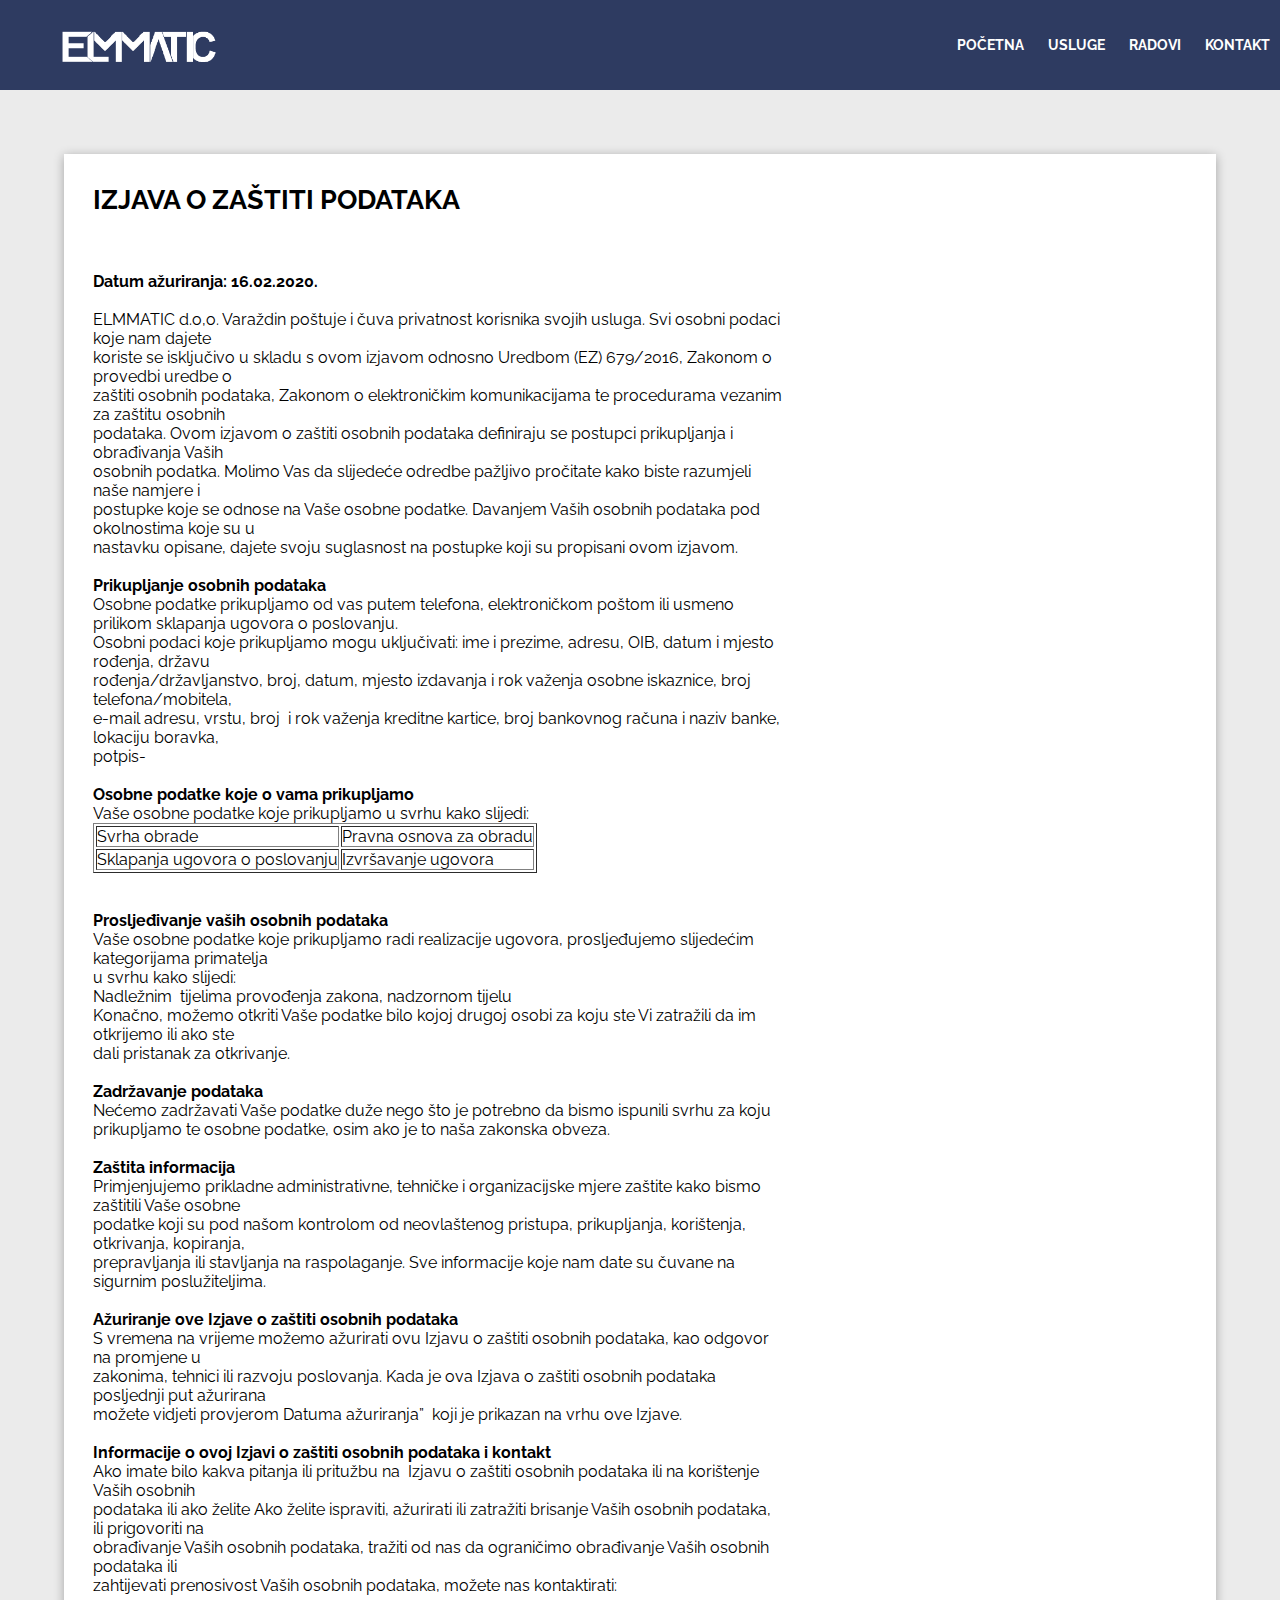
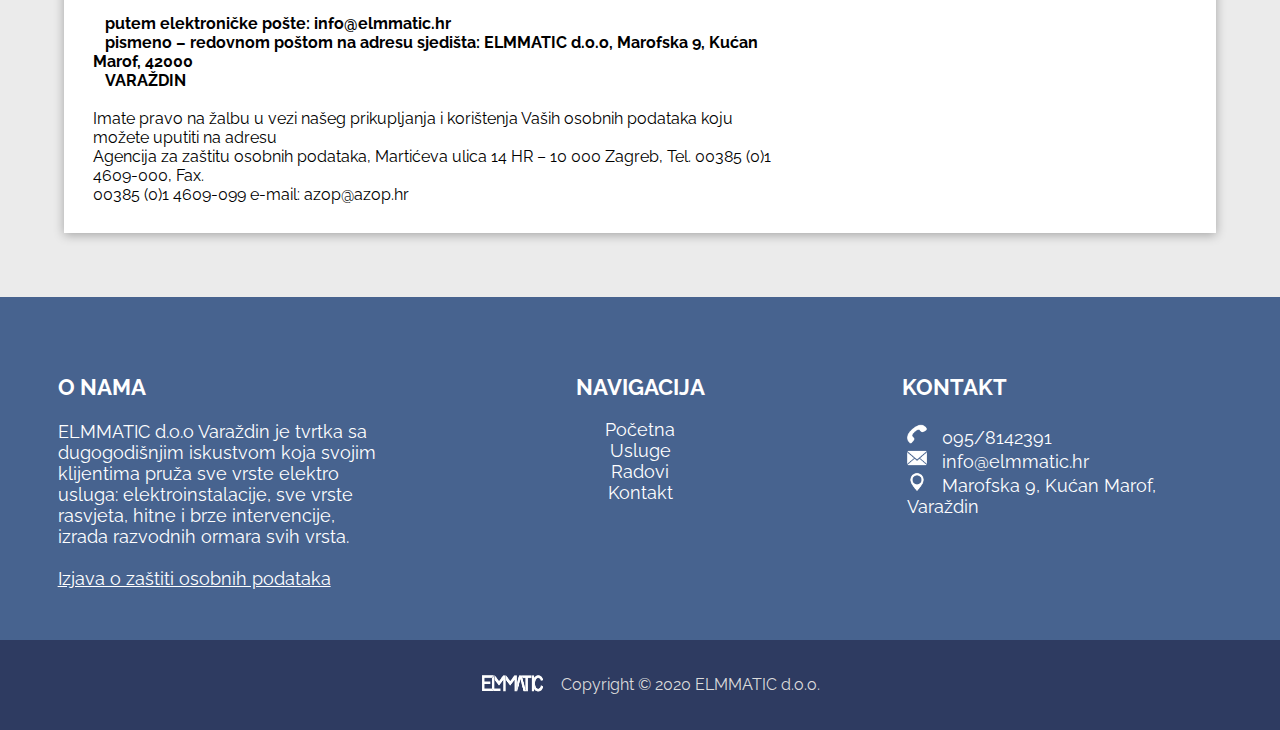
<file: izjava-o-zastiti-osobnih-podataka.html>
<!DOCTYPE html>
<html>
<head>
<title>ELMM</title>
<meta name="viewport" content="width=device-width, initial-scale=1">
<link rel="stylesheet" href="css/style.css" />
<link href="https://unpkg.com/aos@2.3.1/dist/aos.css" rel="stylesheet">
<link rel="stylesheet" type="text/css" href="slick/slick.css"/>
<link rel="stylesheet" type="text/css" href="slick/slick-theme.css"/>
<script src="https://ajax.googleapis.com/ajax/libs/jquery/3.4.1/jquery.min.js"></script>
</head>
<body>
<div id="page-container">
 
  <div class="menuSnd">
   <div class="menu-items">
    <a href="index.html"><div class="logo"></div></a>
    <ul>
        <a href="index.html"><li>Početna</li></a>
        <a href="usluge.html"><li>Usluge</li></a>
        <a href="radovi.html"><li>Radovi</li></a>
        <a href="kontakt.html"><li>Kontakt</li></a>
    </ul>
   </div>
  </div>
  <div class="mobileMenu">
   <div class="topMenu">
    <div class="mobileLogo"><img src="images/logoee.png" width="150" height="80" /></div>
    <div class="menuLines">
    <div class="lines">
    <input type="checkbox" id="menuToggle" />
    <span></span>
    <span></span>
    <span></span>
    </div>
    </div>
   </div>
   <div class="botMenu">
    <div class="mobileItems">
    	<ul>
    	  <a href="index.html"><li>Početna</li></a>
    	  <a href="usluge.html"><li>Usluge</li></a>
    	  <a href="radovi.html"><li>Radovi</li></a>
    	  <a href="kontakt.html"><li>Kontakt</li></a>
    	</ul>
    </div>
   </div>
  </div>
  <script type="text/javascript">
  $(document).ready(function(){
    $("#menuToggle").click(function(){
       $(".botMenu").fadeToggle("fast");
    });

  });
  </script>

  <div class="space"></div>
  
  <div class="policy-wrapper">
    <div class="policy-header">
      <h4>IZJAVA O ZAŠTITI PODATAKA</h4>
    </div>
    <div class="policy-content">
<strong>Datum ažuriranja: 16.02.2020.</strong><br><br>
ELMMATIC d.o,o. Varaždin poštuje i čuva privatnost korisnika svojih usluga. Svi osobni podaci koje nam dajete<br>
koriste se isključivo u skladu s ovom izjavom odnosno Uredbom (EZ) 679/2016, Zakonom o provedbi uredbe o<br>
zaštiti osobnih podataka, Zakonom o elektroničkim komunikacijama te procedurama vezanim za zaštitu osobnih<br>
podataka. Ovom izjavom o zaštiti osobnih podataka definiraju se postupci prikupljanja i obrađivanja Vaših<br>
osobnih podatka. Molimo Vas da slijedeće odredbe pažljivo pročitate kako biste razumjeli naše namjere i<br>
postupke koje se odnose na Vaše osobne podatke. Davanjem Vaših osobnih podataka pod okolnostima koje su u<br>
nastavku opisane, dajete svoju suglasnost na postupke koji su propisani ovom izjavom.<br><br>
<strong>Prikupljanje osobnih podataka</strong><br>
Osobne podatke prikupljamo od vas putem telefona, elektroničkom poštom ili usmeno prilikom sklapanja ugovora
o poslovanju.<br>
Osobni podaci koje prikupljamo mogu uključivati: ime i prezime, adresu, OIB, datum i mjesto rođenja, državu<br>
rođenja/državljanstvo, broj, datum, mjesto izdavanja i rok važenja osobne iskaznice, broj telefona/mobitela, <br>
e-mail adresu, vrstu, broj  i rok važenja kreditne kartice, broj bankovnog računa i naziv banke, lokaciju boravka,<br>
potpis-<br><br>
<strong>Osobne podatke koje o vama prikupljamo</strong><br>
Vaše osobne podatke koje prikupljamo u svrhu kako slijedi:<bt>
<br>
<table border="1">
  <tr>
    <td>Svrha obrade</td>
    <td>Pravna osnova za obradu</td>
  </tr>
  <tr>
    <td>Sklapanja ugovora o poslovanju</td>
    <td>Izvršavanje ugovora</td>
  </tr>
</table>
<br><br>
<strong>Prosljeđivanje vaših osobnih podataka</strong><br>
Vaše osobne podatke koje prikupljamo radi realizacije ugovora, prosljeđujemo slijedećim kategorijama primatelja<br>
u svrhu kako slijedi:<br>
Nadležnim  tijelima provođenja zakona, nadzornom tijelu<br>
Konačno, možemo otkriti Vaše podatke bilo kojoj drugoj osobi za koju ste Vi zatražili da im otkrijemo ili ako ste<br>
dali pristanak za otkrivanje.<br><br>
<strong>Zadržavanje podataka</strong><br>
Nećemo zadržavati Vaše podatke duže nego što je potrebno da bismo ispunili svrhu za koju prikupljamo te osobne
podatke, osim ako je to naša zakonska obveza.<br><br>
<strong>Zaštita informacija</strong><br>
Primjenjujemo prikladne administrativne, tehničke i organizacijske mjere zaštite kako bismo zaštitili Vaše osobne<br>
podatke koji su pod našom kontrolom od neovlaštenog pristupa, prikupljanja, korištenja, otkrivanja, kopiranja,<br>
prepravljanja ili stavljanja na raspolaganje. Sve informacije koje nam date su čuvane na sigurnim poslužiteljima.<br><br>
<strong>Ažuriranje ove Izjave o zaštiti osobnih podataka</strong><br>
S vremena na vrijeme možemo ažurirati ovu Izjavu o zaštiti osobnih podataka, kao odgovor na promjene u<br>
zakonima, tehnici ili razvoju poslovanja. Kada je ova Izjava o zaštiti osobnih podataka posljednji put ažurirana<br>
možete vidjeti provjerom Datuma ažuriranja”  koji je prikazan na vrhu ove Izjave.<br><br>
<strong>Informacije o ovoj Izjavi o zaštiti osobnih podataka i kontakt</strong><br>
Ako imate bilo kakva pitanja ili pritužbu na  Izjavu o zaštiti osobnih podataka ili na korištenje Vaših osobnih<br>
podataka ili ako želite Ako želite ispraviti, ažurirati ili zatražiti brisanje Vaših osobnih podataka, ili prigovoriti na<br>
obrađivanje Vaših osobnih podataka, tražiti od nas da ograničimo obrađivanje Vaših osobnih podataka ili<br>
zahtijevati prenosivost Vaših osobnih podataka, možete nas kontaktirati:<br><br>
&nbsp;&nbsp;&nbsp;<strong>putem elektroničke pošte: info@elmmatic.hr</strong><br>
&nbsp;&nbsp;&nbsp;<strong>pismeno – redovnom poštom na adresu sjedišta: ELMMATIC d.o.o, Marofska 9, Kućan Marof, 42000<br> &nbsp;&nbsp;&nbsp;VARAŽDIN</strong><br><br>
Imate pravo na žalbu u vezi našeg prikupljanja i korištenja Vaših osobnih podataka koju možete uputiti na adresu<br>
Agencija za zaštitu osobnih podataka, Martićeva ulica 14 HR – 10 000 Zagreb, Tel. 00385 (0)1 4609-000, Fax.<br>
00385 (0)1 4609-099 e-mail: azop@azop.hr
    </div>
  </div>

<footer>
         <div class="f-about">
         <h4>O nama</h4>
         <br>
          <p>ELMMATIC d.o.o Varaždin je tvrtka sa dugogodišnjim iskustvom koja svojim
            klijentima pruža sve vrste elektro usluga: elektroinstalacije, sve vrste rasvjeta,
            hitne i brze intervencije, izrada razvodnih ormara svih vrsta.
            <br>
            <br>
            <a href="izjava-o-zastiti-osobnih-podataka.html" style="color:white;text-decoration:underline;">Izjava o zaštiti osobnih podataka</a>
          </p>

         </div>
         <div class="f-navigation">
          <h4>Navigacija</h4>
          <br>
          <ul>
            <li><a href="index.html">Početna</a></li>
            <li><a href="usluge.html">Usluge</a></li>
            <li><a href="radovi.html">Radovi</a></li>
            <li><a href="kontakt.html">Kontakt</a></li>
          </ul>
         </div>
         <div class="f-contact">
         <h4>Kontakt</h4>
         <br>
          <p>
          <img src="icons/phone.png" width="20" height="20" />&nbsp;095/8142391<br>
          <img src="icons/mail.png" width="20" height="20" />&nbsp;info@elmmatic.hr<br>
          <img src="icons/mapp.png" width="20" height="20" />&nbsp;Marofska 9, Kućan Marof, Varaždin<br>
          </p>
         </div>
      </footer>
      <div class="copyright">
        <img src="images/logoee.png" width="100" height="50" />
        <p>Copyright &copy; 2020 ELMMATIC d.o.o.</p>
      </div>
   </div>
<script src="js/aos.js"></script>
</body>
</html>
</file>
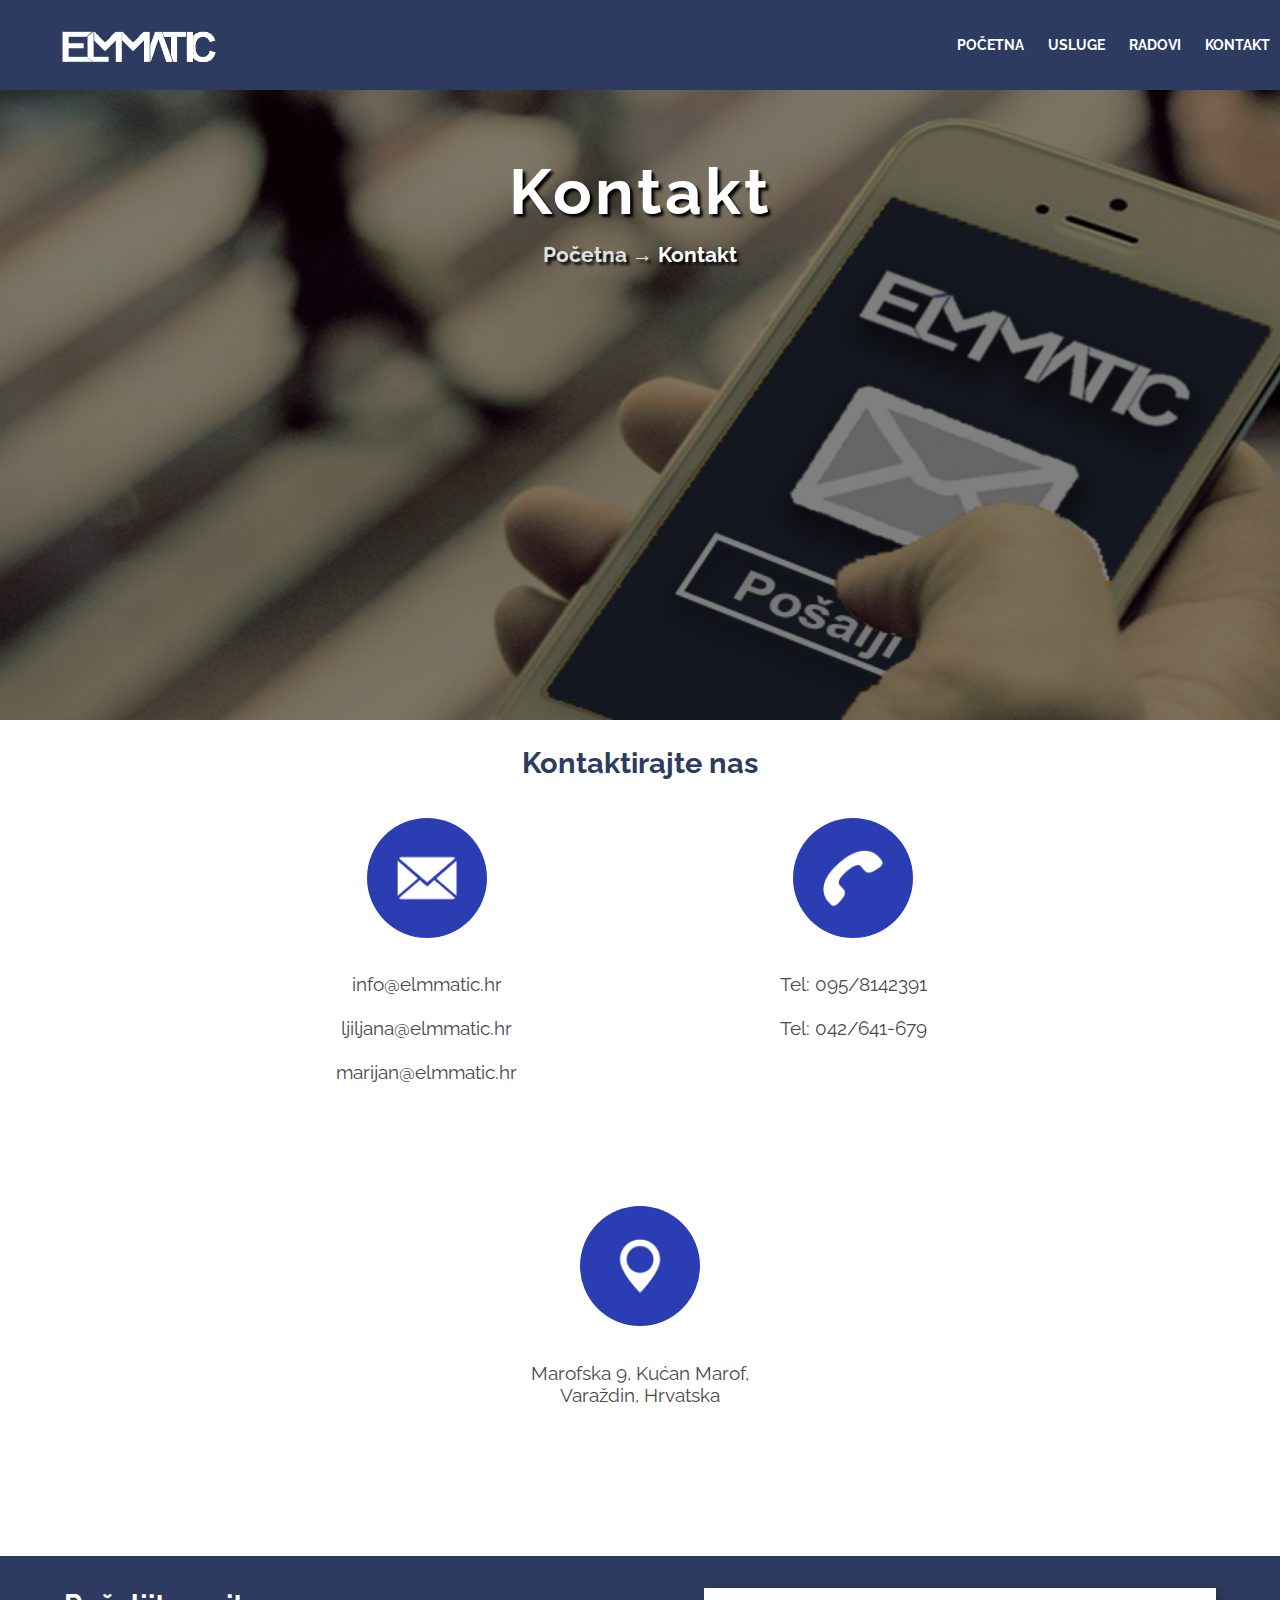
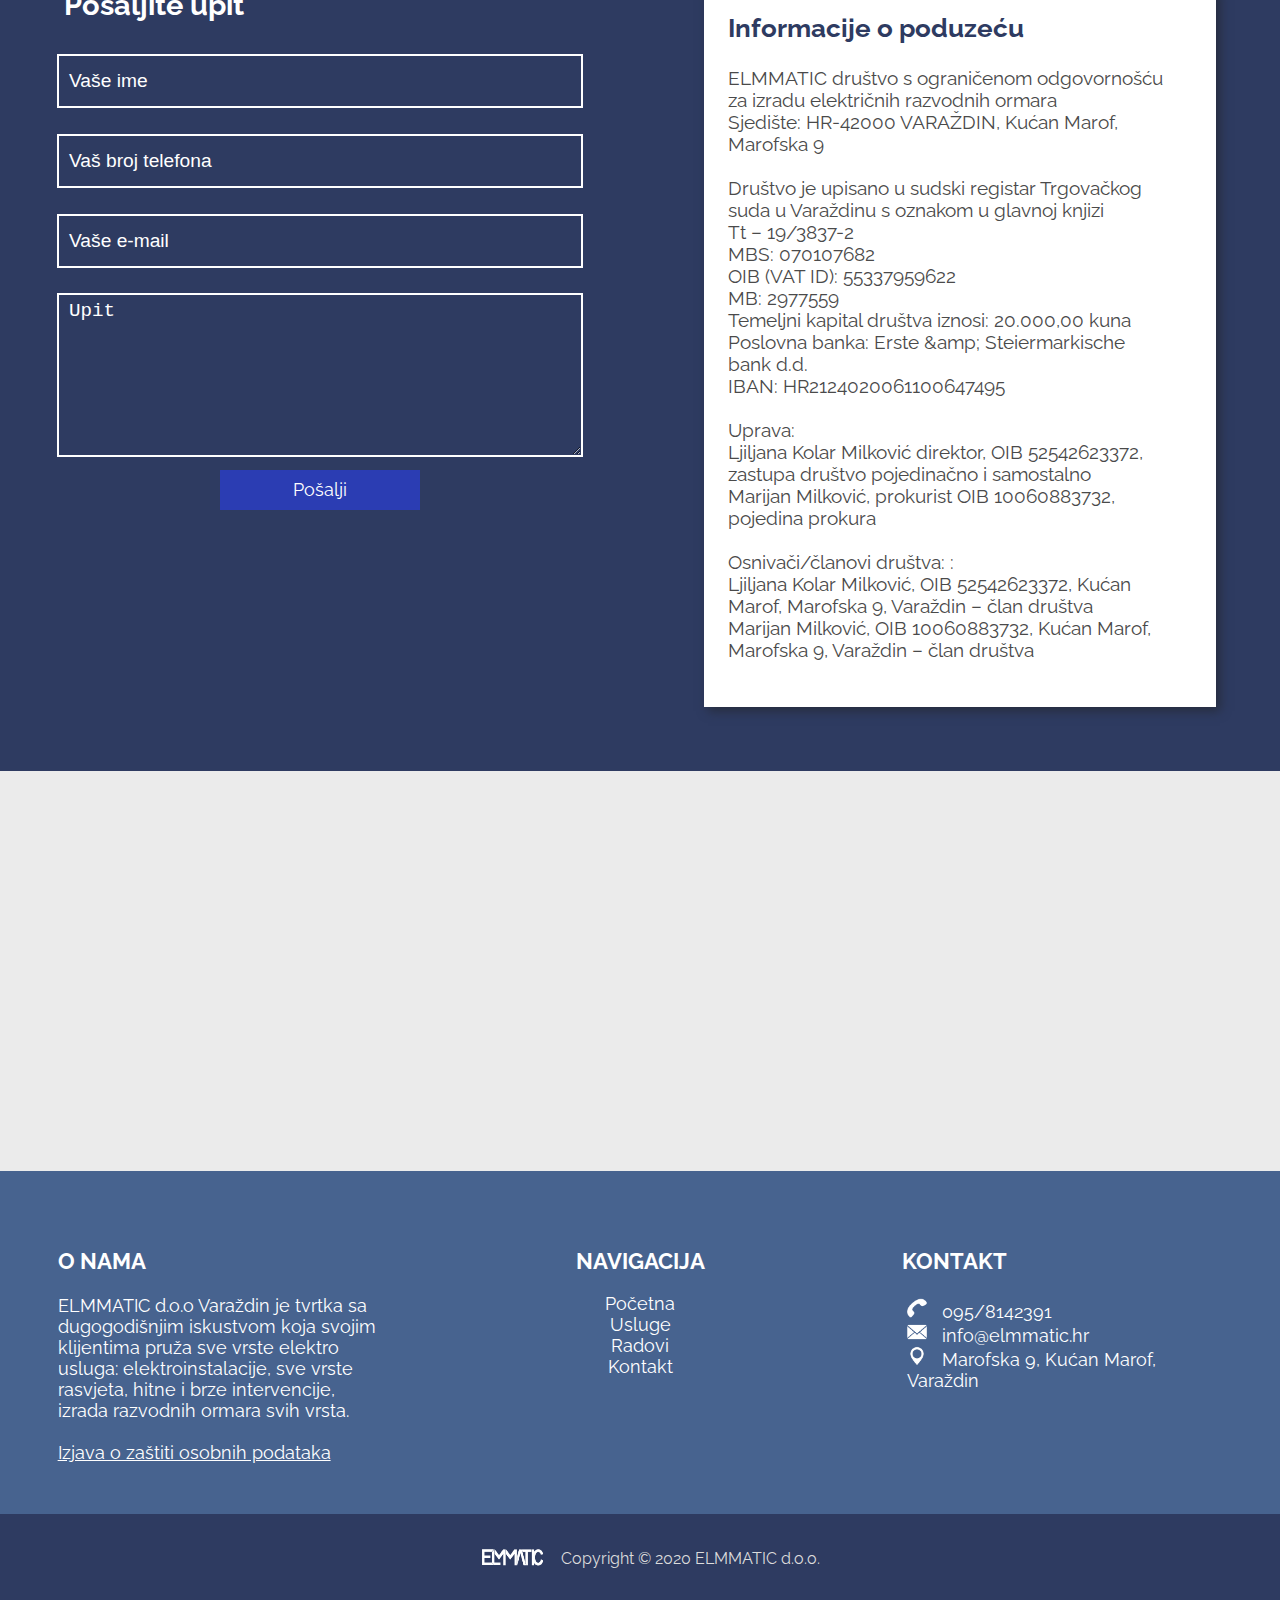
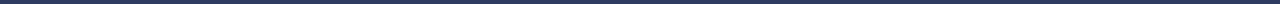
<file: kontakt.html>
<!DOCTYPE html>
<html>
<head>
<title>ELMM</title>
<meta name="viewport" content="width=device-width, initial-scale=1">
<link rel="stylesheet" href="css/style.css" />
<link href="https://unpkg.com/aos@2.3.1/dist/aos.css" rel="stylesheet">
<link rel="stylesheet" type="text/css" href="slick/slick.css"/>
<link rel="stylesheet" type="text/css" href="slick/slick-theme.css"/>
<script src="https://ajax.googleapis.com/ajax/libs/jquery/3.4.1/jquery.min.js"></script>
</head>
<body>
<div id="page-container">
 
  <div class="menuSnd">
   <div class="menu-items">
    <a href="index.html"><div class="logo"></div></a>
    <ul>
        <a href="index.html"><li>Početna</li></a>
        <a href="usluge.html"><li>Usluge</li></a>
        <a href="radovi.html"><li>Radovi</li></a>
        <a href="kontakt.html"><li>Kontakt</li></a>
    </ul>
   </div>
  </div>
  <div class="mobileMenu">
   <div class="topMenu">
    <div class="mobileLogo"><img src="images/logoee.png" width="150" height="80" /></div>
    <div class="menuLines">
    <div class="lines">
    <input type="checkbox" id="menuToggle" />
    <span></span>
    <span></span>
    <span></span>
    </div>
    </div>
   </div>
   <div class="botMenu">
    <div class="mobileItems">
    	<ul>
    	  <a href="index.html"><li>Početna</li></a>
    	  <a href="usluge.html"><li>Usluge</li></a>
    	  <a href="radovi.html"><li>Radovi</li></a>
    	  <a href="kontakt.html"><li>Kontakt</li></a>
    	</ul>
    </div>
   </div>
  </div>
  <script type="text/javascript">
  $(document).ready(function(){
    $("#menuToggle").click(function(){
       $(".botMenu").fadeToggle("fast");
    });

  });
  </script>

  <div class="space"></div>
   <div class="contact-header">
    <div class="contact-overlay">
     <div class="contact-title"><h1>Kontakt</h1></div>
     <div class="contact-breadcrumbs"><p>Početna &rarr; <span>Kontakt</span></p></div>
    </div>
  </div> 
  <div class="contact-wrapper">
  <div class="contact-left">
        <h4>Kontaktirajte nas</h4>
        <div class="contactLeft">
        <div class="contactData">
        <div class="contactIconWrapper">
          <div class="contactIcon">
            <img src="icons/mail.png" />
          </div>
          </div>
          <br>
          <div class="contactInfo">
            <p>
            info@elmmatic.hr<br><br>
            ljiljana@elmmatic.hr<br><br>
            marijan@elmmatic.hr</p>
          </div>
        </div>
       <div class="contactData">
       <div class="contactIconWrapper">
          <div class="contactIcon">
            <img src="icons/phone.png" />
          </div>
          </div>
          <div class="contactInfo">
          <br>
            <p>Tel: 095/8142391<br><br>
               Tel: 042/641-679</p>
          </div>
        </div>
        <div class="contactData">
        <div class="contactIconWrapper">
          <div class="contactIcon">
            <img src="icons/mapp.png" />
          </div>
          </div>
          <div class="contactInfo">
            <br>
            <p>Marofska 9, Kućan Marof,<br> Varaždin, Hrvatska</p>
          </div>
        </div>
        </div>
     </div>
  <div class="contact-right">
  <div class="formLeft">
   <h4>Pošaljite upit</h4>
     <div class="contact-form">
   
       <form>
       <input type="text" name="uname" class="contactInput-text" placeholder="Vaše ime" required />
       <p></p>
       <input type="number" name="uphone" class="contactInput-text" placeholder="Vaš broj telefona" />
       <p></p>
       <input type="email" name="umail" class="contactInput-text" placeholder="Vaše e-mail" required />
       <p></p>
       <textarea name="umessage" class="contactMessage" placeholder="Upit" required></textarea>
       <div id="msgBtn"> 
       <input type="submit" class="msgBtn" name="send" value="Pošalji" /> 
       </div>
       </form>
     </div>
  </div>
  <div class="formRight">
    <div class="contactDataInfo">
          
          <div class="contactInfo">
          <h5>Informacije o poduzeću</h5>
            <p>
              ELMMATIC društvo s ograničenom odgovornošću za izradu električnih razvodnih ormara<br>
              Sjedište: HR-42000 VARAŽDIN, Kućan Marof, Marofska 9<br><br>
              Društvo je upisano u sudski registar Trgovačkog suda u Varaždinu s oznakom u glavnoj knjizi<br>
              Tt – 19/3837-2<br>
              MBS: 070107682<br>
              OIB (VAT ID): 55337959622<br>
              MB: 2977559<br>
              Temeljni kapital društva iznosi: 20.000,00 kuna<br>
              Poslovna banka: Erste &amp;amp; Steiermarkische bank d.d.<br>
              IBAN: HR2124020061100647495<br><br>
              Uprava: <br>
              Ljiljana Kolar Milković direktor, OIB 52542623372, zastupa društvo pojedinačno i samostalno<br>
              Marijan Milković, prokurist OIB 10060883732, pojedina prokura<br><br>
              Osnivači/članovi društva: :<br>
              Ljiljana Kolar Milković, OIB 52542623372, Kućan Marof, Marofska 9, Varaždin – član društva<br>
              Marijan Milković, OIB 10060883732, Kućan Marof, Marofska 9, Varaždin – član društva<br><br>
            </p>
          </div>
          </div>
  </div>
  </div>
  </div>
      <div id="map"></div>

 <footer>
         <div class="f-about">
         <h4>O nama</h4>
         <br>
          <p>ELMMATIC d.o.o Varaždin je tvrtka sa dugogodišnjim iskustvom koja svojim
            klijentima pruža sve vrste elektro usluga: elektroinstalacije, sve vrste rasvjeta,
            hitne i brze intervencije, izrada razvodnih ormara svih vrsta.
            <br>
            <br>
            <a href="izjava-o-zastiti-osobnih-podataka.html" style="color:white;text-decoration:underline;">Izjava o zaštiti osobnih podataka</a>
          </p>

         </div>
         <div class="f-navigation">
          <h4>Navigacija</h4>
          <br>
          <ul>
            <li><a href="index.html">Početna</a></li>
            <li><a href="usluge.html">Usluge</a></li>
            <li><a href="radovi.html">Radovi</a></li>
            <li><a href="kontakt.html">Kontakt</a></li>
          </ul>
         </div>
         <div class="f-contact">
         <h4>Kontakt</h4>
         <br>
          <p>
          <img src="icons/phone.png" width="20" height="20" />&nbsp;095/8142391<br>
          <img src="icons/mail.png" width="20" height="20" />&nbsp;info@elmmatic.hr<br>
          <img src="icons/mapp.png" width="20" height="20" />&nbsp;Marofska 9, Kućan Marof, Varaždin<br>
          </p>
         </div>
      </footer>
      <div class="copyright">
        <img src="images/logoee.png" width="100" height="50" />
        <p>Copyright &copy; 2020 ELMMATIC d.o.o.</p>
      </div>
   </div>
<script src="js/aos.js"></script>
<script src="js/location.js"></script>

</body>
</html>
</file>
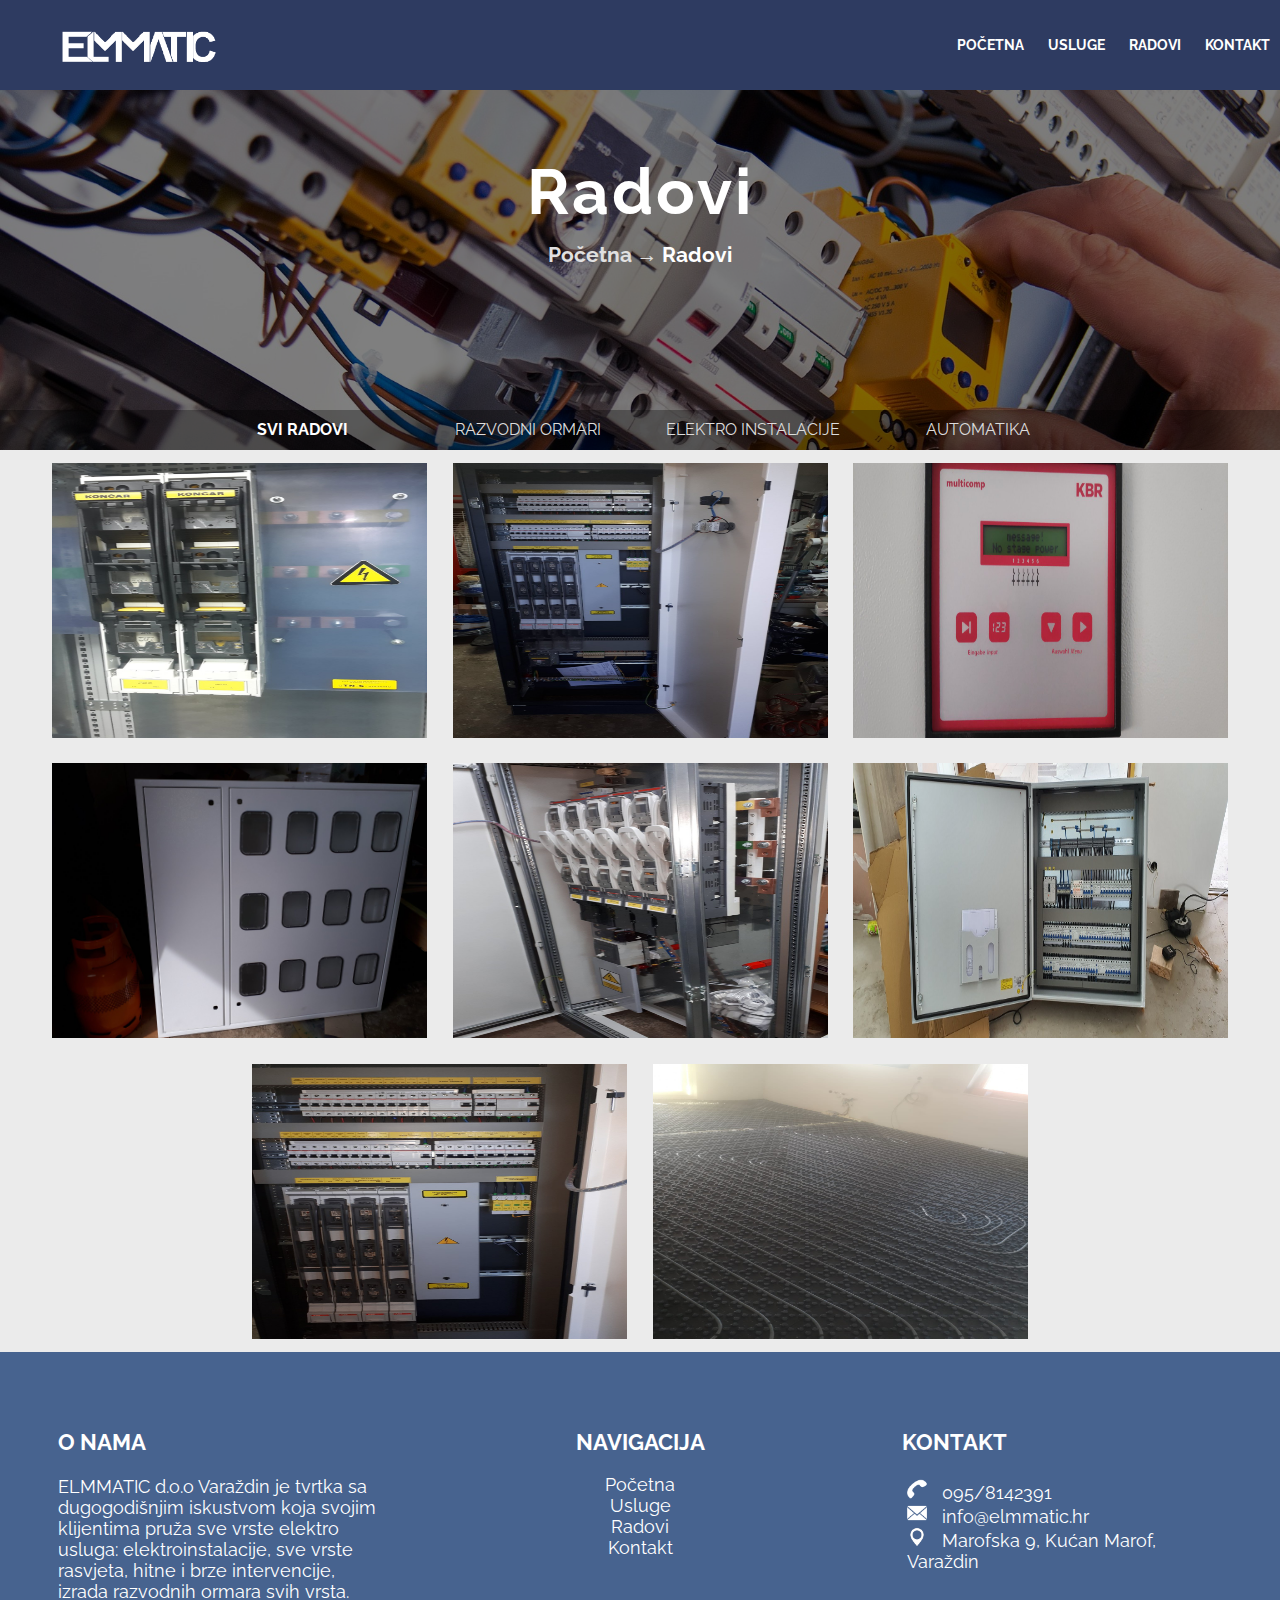
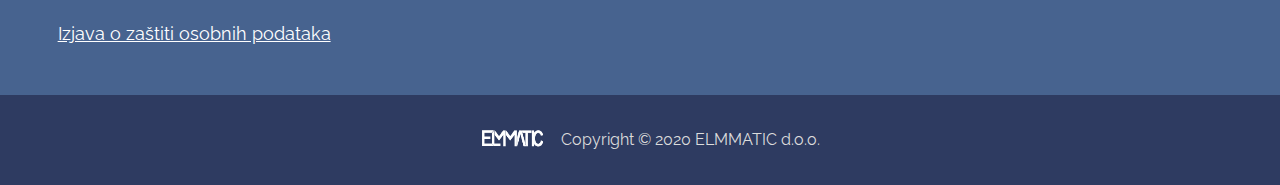
<file: radovi.html>
<!DOCTYPE html>
<html>
<head>
<title>ELMM</title>
<meta name="viewport" content="width=device-width, initial-scale=1">
<link rel="stylesheet" href="css/style.css" />
<link href="https://unpkg.com/aos@2.3.1/dist/aos.css" rel="stylesheet">
<link rel="stylesheet" type="text/css" href="slick/slick.css"/>
<link rel="stylesheet" type="text/css" href="slick/slick-theme.css"/>
<script src="https://ajax.googleapis.com/ajax/libs/jquery/3.4.1/jquery.min.js"></script>

       	
</head>
<body>
<div id="page-container">
 
  <div class="menuSnd">
   <div class="menu-items">
    <a href="index.html"><div class="logo"></div></a>
    <ul>
        <a href="index.html"><li>Početna</li></a>
        <a href="usluge.html"><li>Usluge</li></a>
        <a href="radovi.html"><li>Radovi</li></a>
        <a href="kontakt.html"><li>Kontakt</li></a>
    </ul>
   </div>
  </div>
  <div class="mobileMenu">
   <div class="topMenu">
    <div class="mobileLogo"><img src="images/logoee.png" width="150" height="80" /></div>
    <div class="menuLines">
    <div class="lines">
    <input type="checkbox" id="menuToggle" />
    <span></span>
    <span></span>
    <span></span>
    </div>
    </div>
   </div>
   <div class="botMenu">
    <div class="mobileItems">
    	<ul>
        <a href="index.html"><li>Početna</li></a>
        <a href="usluge.html"><li>Usluge</li></a>
        <a href="radovi.html"><li>Radovi</li></a>
        <a href="kontakt.html"><li>Kontakt</li></a>
      </ul>
    </div>
   </div>
  </div>

  <div class="space"></div>
  <div class="work-header">
  <div class="work-overlay">
     <div class="work-title"><h1>Radovi</h1></div>
     <div class="work-breadcrumbs"><p>Početna &rarr; <span>Radovi</span></p></div>
  <div class="workBtns blur">
   <input type="submit" class="workbtn workactive" value="Svi radovi" />
   <input type="submit" class="workbtn" value="Razvodni ormari" />
   <input type="submit" class="workbtn" value="Elektro instalacije" />
   <input type="submit" class="workbtn" value="Automatika" />
  </div>
  </div>
  </div> 
   <div class="work-wrapper">
     <div class="work-container">
       <div class="workItem razOrmar work-btn" id="1">
        <img src="radovi/project1-1.jpg" class="parentImg" id="parentImg1" />
        <input type="hidden" id="expimg1" value="radovi/project1-1.jpg" />
       	<div class="workDesc">
       		<img src="work/view.png" />
       		<h2>Glavni razdovni ormar</h2>
       	</div>
       </div>
       <div class="workOverlay" id="overlay1">
       	 <div class="overlayContainer">
         
       	 	<div class="imageGallery">
          <div class="overlayClose" id="1"><span class="closeStyle">&#10006;</span></div>
       	 		<div class="imgContainer">
				  <img  id="expandedImg1" style="width:100%;height:100%;">
          <div class="imgText">
             <h3>Glavni razdovni ormar</h3>
          </div>
          
				</div>
				<div class="row">
				  <div class="column">
				    <img src="radovi/project1-1.jpg" id="img1" alt="Glavni razvodni ormar - ELMMATIC d.o.o.">
				  </div>
				  <div class="column">
				    <img src="radovi/project1-5.jpg" id="img2" alt="Glavni razvodni ormar - ELMMATIC d.o.o.">
				  </div>
				  <div class="column">
				    <img src="radovi/project1-3.jpg" id="img3" alt="Glavni razvodni ormar - ELMMATIC d.o.o.">
				  </div>
				  <div class="column">
				    <img src="radovi/project1-4.jpg" id="img4" alt="Glavni razvodni ormar - ELMMATIC d.o.o." >
				  </div>
				</div>
       	 	</div>
       	 </div>
       </div>
       <div class="workItem razOrmar work-btn" id="2">
       <img src="radovi/project2-5.jpg" class="parentImg" id="parentImg2" />
        <input type="hidden" id="expimg2" value="radovi/project2-5.jpg" />
       		<div class="workDesc">
       		<img src="work/view.png"/>
       		<h2>Razvodni ormar - RO</h2>
       	</div>
       </div>
       <div class="workOverlay" id="overlay2">
       	 <div class="overlayContainer">
         
       	 	<div class="imageGallery">
            <div class="overlayClose" id="2"><span class="closeStyle">&#10006;</span></div>
       	 		<div class="imgContainer">
				  <img id="expandedImg2" style="width:100%;height:100%;">
          <div class="imgText">
             <h3>Razvodni ormar - RO</h3>
          </div>
				</div>
				<div class="spacer"></div>
				<div class="row">
				  <div class="column">
				    <img src="radovi/project2-2.jpg" id="img5" alt="Razvodni ormar - ELMMATIC d.o.o.">
				  </div>
				  <div class="column">
				    <img src="radovi/project2-3.jpg" id="img6" alt="Razvodni ormar - ELMMATIC d.o.o.">
				  </div>
				  <div class="column">
				    <img src="radovi/project2-4.jpg" id="img7" alt="Razvodni ormar - ELMMATIC d.o.o.">
				  </div>
				  <div class="column">
				    <img src="radovi/project2-5.jpg" id="img8" alt="Razvodni ormar - ELMMATIC d.o.o.">
				  </div>
				</div>
       	 	</div>     	 	
       	 </div>
       </div>
         <div class="workItem automatika work-btn" id="3">
        <img src="radovi/project3-1.jpg" class="parentImg" id="parentImg3" />
        <input type="hidden" id="expimg3" value="radovi/project3-1.jpg" />
        <div class="workDesc">
          <img src="work/view.png" />
          <h2>Elektro razvodni ormar za automatksu kompenzaciju jalove energije</h2>
        </div>
       </div>
       <div class="workOverlay" id="overlay3">
         <div class="overlayContainer">
         
          <div class="imageGallery">
            <div class="overlayClose" id="3"><span class="closeStyle">&#10006;</span></div>
            <div class="imgContainer">
          <img  id="expandedImg3" style="width:100%;height:100%;">
          <div class="imgText">
             <h3>Elektro razvodni ormar za automatksu kompenzaciju jalove energije</h3>
          </div>
          
        </div>
        <div class="row">

          <div class="column">
            <img src="radovi/project3-1.jpg" id="img9" alt="Elektro razvodni ormar za automatksu kompenzaciju jalove energije - ELMMATIC d.o.o.">
          </div>
          <div class="column">
            <img src="radovi/project3-2.jpg" id="img10" alt="Elektro razvodni ormar za automatksu kompenzaciju jalove energije - ELMMATIC d.o.o.">
          </div>
        </div>
          </div>
         </div>
       </div>
        <div class="workItem elInstalacije work-btn" id="4">
        <img src="radovi/project4-1.jpg" class="parentImg" id="parentImg4" />
        <input type="hidden" id="expimg4" value="radovi/project4-1.jpg" />
        <div class="workDesc">
          <img src="work/view.png"/>
          <h2>Razvodni ormar mjerenja - ROM</h2>
        </div>
       </div>
       <div class="workOverlay" id="overlay4">
         <div class="overlayContainer">
         
          <div class="imageGallery">
            <div class="overlayClose" id="4"><span class="closeStyle">&#10006;</span></div>
            <div class="imgContainer">
          <img  id="expandedImg4" style="width:100%;height:100%;">
          <div class="imgText">
             <h3>Razvodni ormar mjerenja - ROM</h3>
          </div>
          
        </div>
        <div class="row">
          <div class="column">
            <img src="radovi/project4-1.jpg" id="img11" alt="Razvodni ormar mjerenja ELMMATIC d.o.o.">
          </div>
          <div class="column">
            <img src="radovi/project5-1.jpg" id="img12" alt="Razvodni ormar mjerenja ELMMATIC d.o.o.">
          </div>
        </div>
          </div>
         </div>
       </div>
       <div class="workItem razOrmar work-btn" id="6">
        <img src="radovi/project6-1.jpg" class="parentImg" id="parentImg6" />
        <input type="hidden" id="expimg6" value="radovi/project6-1.jpg" />
        <div class="workDesc">
          <img src="work/view.png" />
          <h2>Razvodni ormar - RO</h2>
        </div>
       </div>
       <div class="workOverlay" id="overlay6">
         <div class="overlayContainer">
         
          <div class="imageGallery">
            <div class="overlayClose" id="6"><span class="closeStyle">&#10006;</span></div>
            <div class="imgContainer">
          <img  id="expandedImg6" style="width:100%;height:100%;">
          <div class="imgText">
             <h3>Razvodni ormar - RO</h3>
          </div>
          
        </div>
        <div class="row">
          <div class="column">
            <img src="radovi/project6-1.jpg" id="img13" alt="Razvodni ormar - ELMMATIC d.o.o.">
          </div>
        </div>
          </div>
         </div>
       </div>
       <div class="workItem elInstalacije work-btn" id="7">
        <img src="radovi/project7-1.jpg" class="parentImg" id="parentImg7" />
        <input type="hidden" id="expimg7" value="radovi/project7-1.jpg" />
        <div class="workDesc">
          <img src="work/view.png" />
          <h2>Razvodni ormar - RO</h2>
        </div>
       </div>
       <div class="workOverlay" id="overlay7">
         <div class="overlayContainer">
         
          <div class="imageGallery">
            <div class="overlayClose" id="7"><span class="closeStyle">&#10006;</span></div>
            <div class="imgContainer">
          <img  id="expandedImg7" style="width:100%;height:100%;">
          <div class="imgText">
             <h3>Razvodni ormar - RO</h3>
          </div>
          
        </div>
        <div class="row">
          <div class="column">
            <img src="radovi/project7-1.jpg" id="img14" alt="Razvodni ormar - ELMMATIC d.o.o.">
          </div>
        </div>
          </div>
         </div>
       </div>
       <div class="workItem razOrmar work-btn" id="8">
        <img src="radovi/project8-1.jpg" class="parentImg" id="parentImg8" />
        <input type="hidden" id="expimg8" value="radovi/project8-1.jpg" />
        <div class="workDesc">
          <img src="work/view.png" />
          <h2>Razvodni ormar - RO</h2>
        </div>
       </div>
       <div class="workOverlay" id="overlay8">
         <div class="overlayContainer">
         
          <div class="imageGallery">
            <div class="overlayClose" id="8"><span class="closeStyle">&#10006;</span></div>
            <div class="imgContainer">
          <img  id="expandedImg8" style="width:100%;height:100%;">
          <div class="imgText">
             <h3>Razvodni ormar - RO</h3>
          </div>
          
        </div>
        <div class="row">
          <div class="column">
            <img src="radovi/project8-1.jpg" id="img15" alt="Razvodni ormar - ELMMATIC d.o.o.">
          </div>
        </div>
          </div>
         </div>
       </div>
       <div class="workItem elInstalacije work-btn" id="9">
        <img src="radovi/project9-1.jpg" class="parentImg" id="parentImg9" />
        <input type="hidden" id="expimg9" value="radovi/project9-1.jpg" />
        <div class="workDesc">
          <img src="work/view.png" />
          <h2>Upravljanje podnim grijanjem</h2>
        </div>
       </div>
       <div class="workOverlay" id="overlay9">
         <div class="overlayContainer">
         
          <div class="imageGallery">
            <div class="overlayClose" id="9"><span class="closeStyle">&#10006;</span></div>
            <div class="imgContainer">
          <img  id="expandedImg9" style="width:100%;height:100%;">
          <div class="imgText">
             <h3>Upravljanje podnim grijanjem</h3>
          </div>
          
        </div>
        <div class="row">
          <div class="column">
            <img src="radovi/project9-1.jpg" id="img16" alt="Upravljanje podnim grijanjem - ELMMATIC d.o.o.">
          </div>
          <div class="column">
            <img src="radovi/project9-2.jpg" id="img17" alt="Upravljanje podnim grijanjem - ELMMATIC d.o.o.">
          </div>
          <div class="column">
            <img src="radovi/project9-3.jpg" id="img18" alt="Upravljanje podnim grijanjem - ELMMATIC d.o.o.">
          </div>
          <div class="column">
            <img src="radovi/project9-4.jpg" id="img19" alt="Upravljanje podnim grijanjem - ELMMATIC d.o.o.">
          </div>
          <div class="column">
            <img src="radovi/project9-5.jpg" id="img20" alt="Upravljanje podnim grijanjem - ELMMATIC d.o.o.">
          </div>
        </div>
          </div>
         </div>
       </div>

     </div>
   </div>
 <footer>
         <div class="f-about">
         <h4>O nama</h4>
         <br>
          <p>ELMMATIC d.o.o Varaždin je tvrtka sa dugogodišnjim iskustvom koja svojim
            klijentima pruža sve vrste elektro usluga: elektroinstalacije, sve vrste rasvjeta,
            hitne i brze intervencije, izrada razvodnih ormara svih vrsta.
            <br>
            <br>
            <a href="izjava-o-zastiti-osobnih-podataka.html" style="color:white;text-decoration:underline;">Izjava o zaštiti osobnih podataka</a>
          </p>

         </div>
         <div class="f-navigation">
          <h4>Navigacija</h4>
          <br>
          <ul>
            <li><a href="index.html">Početna</a></li>
            <li><a href="usluge.html">Usluge</a></li>
            <li><a href="radovi.html">Radovi</a></li>
            <li><a href="kontakt.html">Kontakt</a></li>
          </ul>
         </div>
         <div class="f-contact">
         <h4>Kontakt</h4>
         <br>
          <p>
          <img src="icons/phone.png" width="20" height="20" />&nbsp;095/8142391<br>
          <img src="icons/mail.png" width="20" height="20" />&nbsp;info@elmmatic.hr<br>
          <img src="icons/mapp.png" width="20" height="20" />&nbsp;Marofska 9, Kućan Marof, Varaždin<br>
          </p>
         </div>
      </footer>
      <div class="copyright">
        <img src="images/logoee.png" width="100" height="50" />
        <p>Copyright &copy; 2020 ELMMATIC d.o.o.</p>
      </div>
   </div>
<script src="js/aos.js"></script>
<script src="js/work.js"></script>
<script src="js/imagesrc.js"></script>
<script src="js/worknav.js"></script>
<script src="js/menutoggle.js"></script>
</body>
</html>
</file>
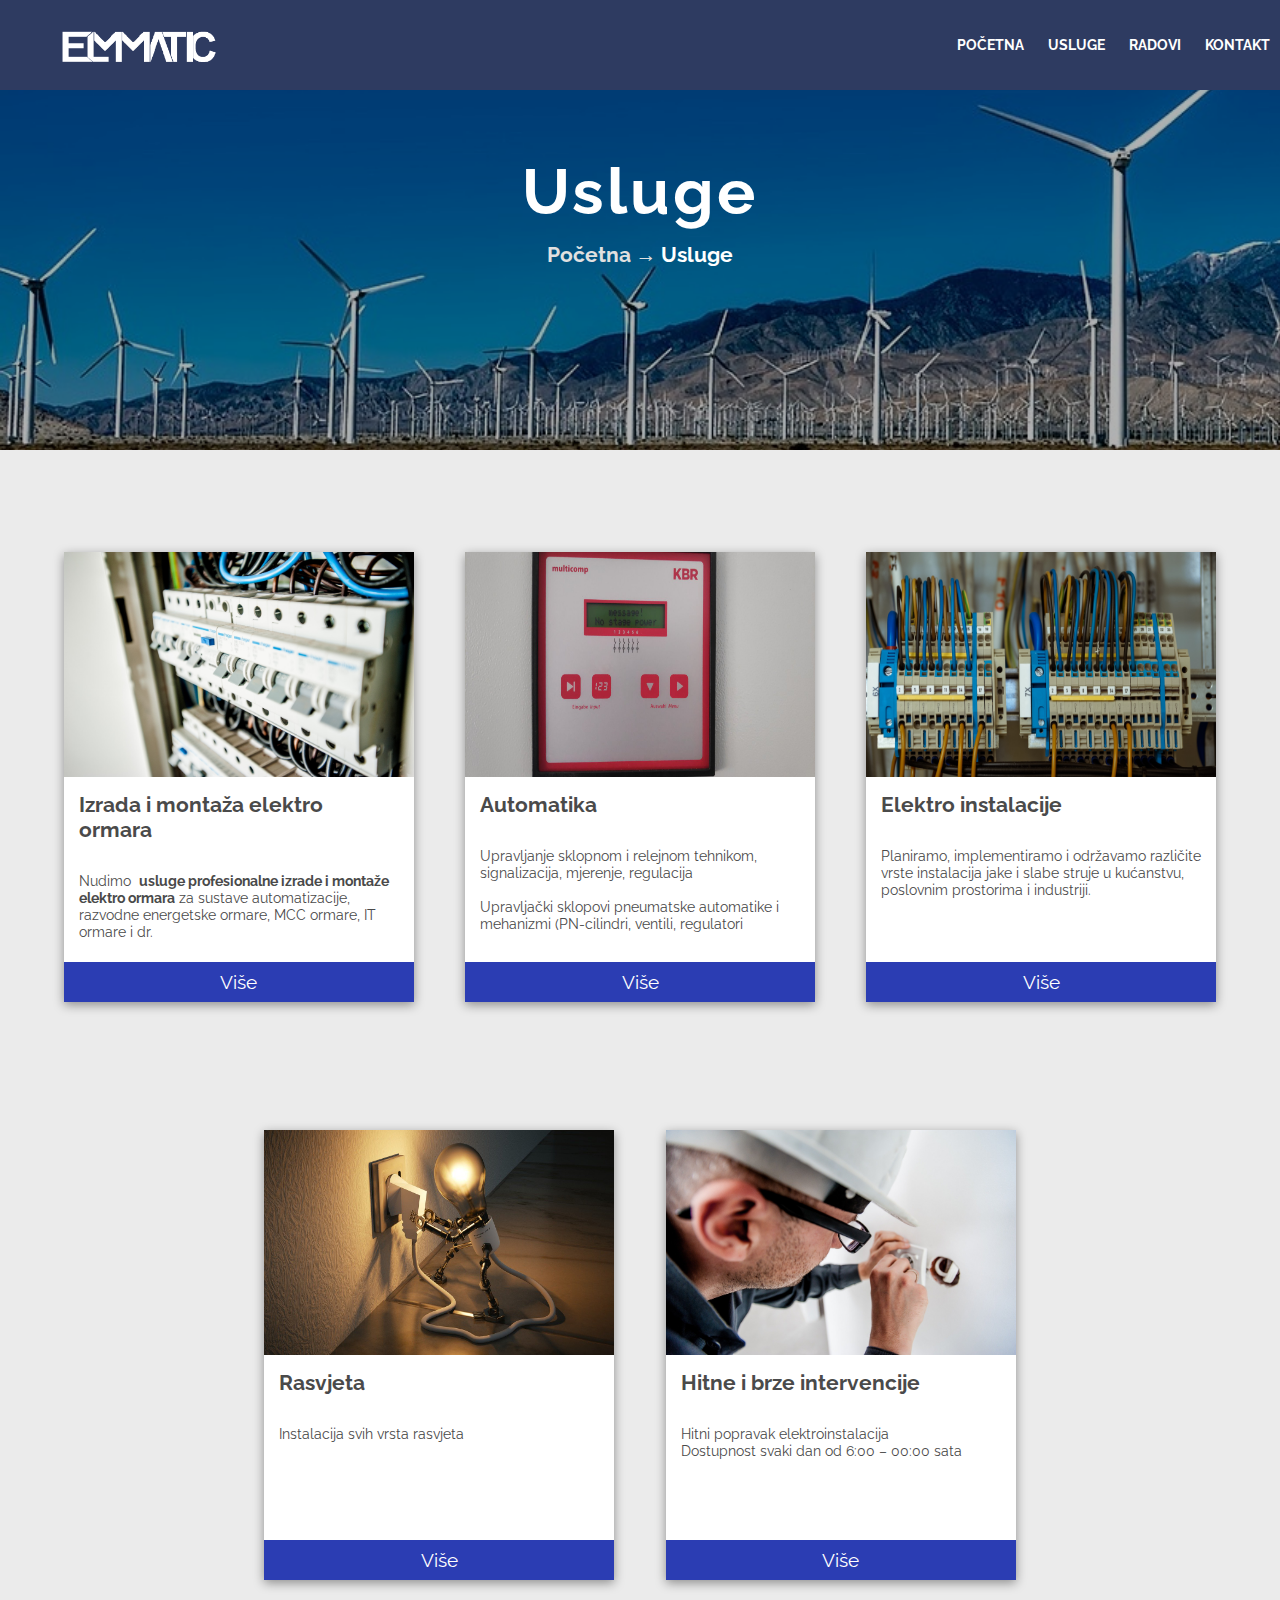
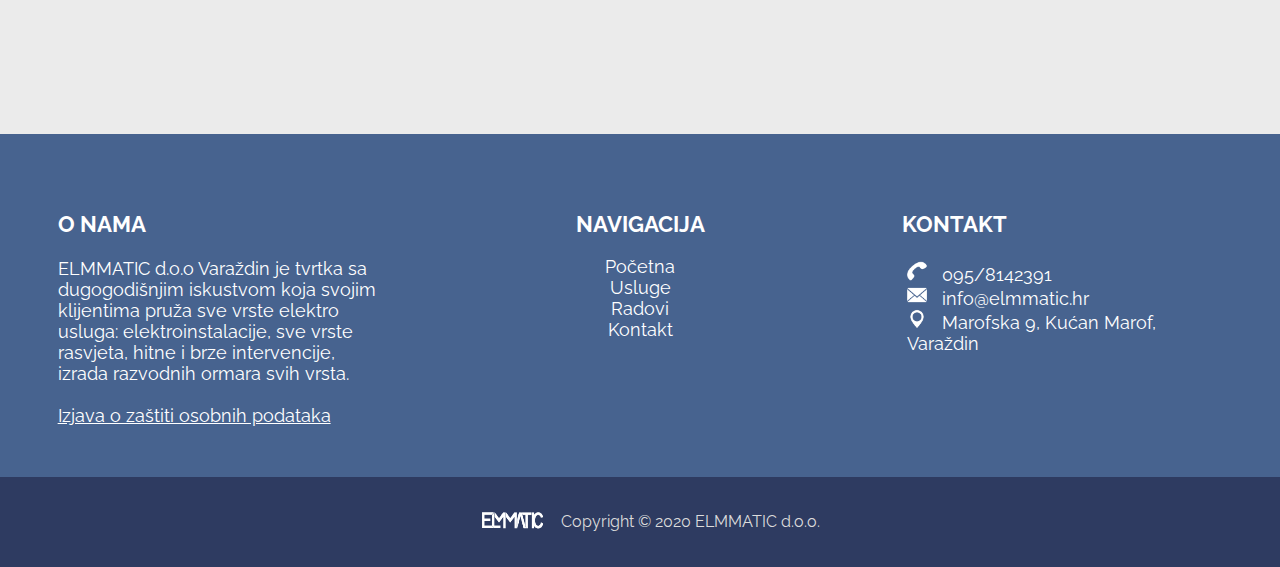
<file: usluge.html>
<!DOCTYPE html>
<html>
<head>
<title>ELMM</title>
<meta name="viewport" content="width=device-width, initial-scale=1">
<link rel="stylesheet" href="css/style.css" />
<link href="https://unpkg.com/aos@2.3.1/dist/aos.css" rel="stylesheet">
<link rel="stylesheet" type="text/css" href="slick/slick.css"/>
<link rel="stylesheet" type="text/css" href="slick/slick-theme.css"/>
<script src="https://ajax.googleapis.com/ajax/libs/jquery/3.4.1/jquery.min.js"></script>
</head>
<body>
<div id="page-container">
  <div class="menuSnd">
   <div class="menu-items">
    <a href="index.html"><div class="logo"></div></a>
    <ul>
        <a href="index.html"><li>Početna</li></a>
        <a href="usluge.html"><li>Usluge</li></a>
        <a href="radovi.html"><li>Radovi</li></a>
        <a href="kontakt.html"><li>Kontakt</li></a>
    </ul>
   </div>
  </div>
  <div class="mobileMenu">
   <div class="topMenu">
    <div class="mobileLogo"><img src="images/logoee.png" width="150" height="80" /></div>
    <div class="menuLines">
    <div class="lines">
    <input type="checkbox" id="menuToggle" />
    <span></span>
    <span></span>
    <span></span>
    </div>
    </div>
   </div>
   <div class="botMenu">
    <div class="mobileItems">
     <ul>
        <a href="index.html"><li>Početna</li></a>
        <a href="usluge.html"><li>Usluge</li></a>
        <a href="radovi.html"><li>Radovi</li></a>
        <a href="kontakt.html"><li>Kontakt</li></a>
      </ul>
    </div>
   </div>
  </div>
   <div class="space"></div>
  <div class="service-header">
    <div class="service-overlay">
     <div class="service-title"><h1>Usluge</h1></div>
     <div class="service-breadcrumbs"><p>Početna &rarr; <span>Usluge</span></p></div>
    </div>
  </div> 
  <div class="serviceItems">
  <div class="serviceItems-wrapper">
   <div class="serviceItem">
    <div class="serviceImage"><img src="images/references (2).jpg" alt="Izrada i montaža elektro razvodnih ormara - ELMMATIC"/></div>
    <div class="serviceTitle"><h2>Izrada i montaža elektro ormara</h2></div>
    <div class="serviceDesc"><p>Nudimo  <b>usluge profesionalne izrade i montaže elektro ormara</b> za sustave
automatizacije, razvodne energetske ormare, MCC ormare, IT ormare i dr.
</p></div>
   <button class="service-btn" id="1">Više</button>
   </div>
   <div class="serviceOverlay" id="overlay1">
     <div class="overlayContainer">
        <div class="overlayserClose" id="1">&#10006;</div>
        <div class="overlayserviceText">
          <h2>Izrada i montaža elektro ormara</h2>
          <p>Nudimo  <b>usluge profesionalne izrade i montaže elektro ormara</b> za sustave
              automatizacije, razvodne energetske ormare, MCC ormare, IT ormare i dr.<br><br>
              Elektro ormari se montiraju korištenjem najsuvremenijih projektnih alata, u
              skladu s domaćim <b>(HRN)</b> i međunarodnim <b>(IEC)</b> normama i pravilima struke, te
              u skladu s važećom zakonskom regulativom.<br><br>
              Klijentima nudimo kvalitetan proizvod dizajniran i projektiran prema njihovim
              potrebama.<br><br>
              Elektro ormari se prije isporuke testiraju. Kvalitetu našeg proizvoda
              potvrđujemo ispitnim listom i izjavom o sukladnosti.<br>
              Izrada elektro razvodnih ormara za automatsku kompenzaciju jalove energije.
              </p>
        <a href="radovi.html"><div class="overlayBtn">Galerija radova</div></a>
        </div>
        <div class="overlayserviceImg">
          <img src="work/cabinet2.png" />
        </div>
        
     </div>
   </div>
   <div class="serviceItem">
    <div class="serviceImage"><img src="radovi/project3-1.jpg" alt="Uvođenje automatizacije - ELMMATIC"/></div>
    <div class="serviceTitle"><h2>Automatika</h2></div>
          <div class="serviceDesc"><p>Upravljanje sklopnom i relejnom tehnikom, signalizacija, mjerenje, regulacija<br><br>
      Upravljački sklopovi pneumatske automatike i mehanizmi (PN-cilindri, ventili,
      regulatori</p>
          </div>
   <button class="service-btn" id="2">Više</button>
   </div>
   <div class="serviceOverlay" id="overlay2">
     <div class="overlayContainer">
        <div class="overlayserClose" id="2">&#10006;</div>
        <div class="overlayserviceText">
          <h2>Automatika</h2>
          <p><span class="numList">&#10102;</span>&nbsp;Upravljanje sklopnom i relejnom tehnikom, signalizacija, mjerenje, regulacija<br>
             <span class="numList">&#10103;</span>&nbsp;Upravljački sklopovi pneumatske automatike i mehanizmi (PN-cilindri, ventili,
              regulatori<br>
             <span class="numList">&#10104;</span>&nbsp;Upravljački sklopovi hidrauličke automatike i mehanizmi (hidraulički motori,
              cilindri, ventili)<br>
             <span class="numList">&#10105;</span>&nbsp;Programiranje PLC uređaja za vođenje automatiziranih procesa<br>
             <span class="numList">&#10106;</span>&nbsp;Automatizacija industrijskih postrojenja.</p>
        <a href="radovi.html"><div class="overlayBtn">Galerija radova</div></a>
        </div>
        <div class="overlayserviceImg">
          <img src="work/cabinet2.png" />
        </div>
        
     </div>
   </div>
   <div class="serviceItem">
    <div class="serviceImage"><img src="images/slider2.jpg" alt="Izvođenje elektroinstalacija jake i slabe struje - ELMMATIC" /></div>
    <div class="serviceTitle"><h2>Elektro instalacije</h2></div>
    <div class="serviceDesc">
       <p>Planiramo, implementiramo i održavamo različite vrste instalacija jake i slabe struje
          u kućanstvu, poslovnim prostorima i industriji.</p>
   </div>
   <div class="service-btn" id="3">Više</div>
   </div>
   <div class="serviceOverlay" id="overlay3">
     <div class="overlayContainer">
        <div class="overlayserClose" id="3">&#10006;</div>
        <div class="overlayserviceText">
          <h2>Izvođenje elektroinstalacija jake i slabe struje</h2>
          <h3>Planiramo, implementiramo i održavamo različite vrste instalacija jake i slabe struje
              u kućanstvu, poslovnim prostorima i industriji.</h3>
          <p class="sPar">
              <span class="numList">&#10102;</span>&nbsp;utičnice, prekidači, ugradnja upravljačkih ormara i razvodnih ormara<br>
              <span class="numList">&#10103;</span>&nbsp;instalacije za korisnike različitih tehnologija<br>
              <span class="numList">&#10104;</span>&nbsp;uvođenje instalacija jake struje za industrijsku i drugu električnu opremu<br>
              <span class="numList">&#10105;</span>&nbsp;instalacije za električne transformatorske stanice<br>
              <span class="numList">&#10106;</span>&nbsp;neprekidno napajanje UPS, DEA<br>
              <span class="numList">&#10107;</span>&nbsp;instalacije za sustave napajanja, grijanja i klimatizacije<br>
              <span class="numList">&#10108;</span>&nbsp;munje, izjednačavanje potencijala i uzemljenje u stambenim, industrijskim,
              sportskim, javnim i poslovnim zgradama<br>
          </p>
        <a href="radovi.html"><div class="overlayBtn">Galerija radova</div></a>
        </div>
        <div class="overlayserviceImg">
          <img src="work/switch.png" />
        </div>
        
     </div>
   </div>
    <div class="serviceItem">
    <div class="serviceImage"><img src="images/rasvjeta.jpg" alt="Instalacija svih vrsta rasvjeta - ELMMATIC" /></div>
    <div class="serviceTitle"><h2>Rasvjeta</h2></div>
    <div class="serviceDesc">
       <p>Instalacija svih vrsta rasvjeta</p>
   </div>
   <div class="service-btn" id="4">Više</div>
   </div>
   <div class="serviceOverlay" id="overlay4">
     <div class="overlayContainer">
        <div class="overlayserClose" id="4">&#10006;</div>
        <div class="overlayserviceText">
          <h2>Rasvjeta</h2>
          <p class="sPar">
             Instalacija svih vrsta rasvjeta:<br><br>
              <span class="numList">&#10102;</span>&nbsp;LED rasvjeta<br>
              <span class="numList">&#10103;</span>&nbsp;LED trake<br>
              <span class="numList">&#10104;</span>&nbsp;Pametne žarulje<br>
              <span class="numList">&#10105;</span>&nbsp;Vanjska rasvjeta<br>
              <span class="numList">&#10106;</span>&nbsp;Dekorativna rasvjeta<br>
              <span class="numList">&#10107;</span>&nbsp;Rasvjeta za poslovne prostore, restorane,hotele i sl.<br>
          </p>
        <a href="radovi.html"><div class="overlayBtn">Galerija radova</div></a>
        </div>
        <div class="overlayserviceImg">
          <img src="work/lamp.jpg" />
        </div>
        
     </div>
   </div>
   <div class="serviceItem">
    <div class="serviceImage"><img src="images/references (3).jpg" alt="Izrada i montaža elektro razvodnih ormara - ELMMATIC"/></div>
    <div class="serviceTitle"><h2>Hitne i brze intervencije</h2></div>
    <div class="serviceDesc"><p>Hitni popravak elektroinstalacija<br>
Dostupnost svaki dan od 6:00 – 00:00 sata<br>
</p></div>
   <button class="service-btn" id="5">Više</button>
   </div>
   <div class="serviceOverlay" id="overlay5">
     <div class="overlayContainer">
        <div class="overlayserClose" id="5">&#10006;</div>
        <div class="overlayserviceText">
          <h2>Hitne i brze intervencije</h2>
          <p>Hitni popravak elektroinstalacija<br><br>
             Dostupnost svaki dan od 6:00 – 24:00 sata<br><br>
            Intervencije na području Varaždinske i Međimurske županija
              </p>
        </div>
        <div class="overlayserviceImg">
          <img src="icons/fast.png" />
        </div>
        
     </div>
   </div>
   </div>
  </div>
 <footer>
         <div class="f-about">
         <h4>O nama</h4>
         <br>
          <p>ELMMATIC d.o.o Varaždin je tvrtka sa dugogodišnjim iskustvom koja svojim
            klijentima pruža sve vrste elektro usluga: elektroinstalacije, sve vrste rasvjeta,
            hitne i brze intervencije, izrada razvodnih ormara svih vrsta.
            <br>
            <br>
            <a href="izjava-o-zastiti-osobnih-podataka.html" style="color:white;text-decoration:underline;">Izjava o zaštiti osobnih podataka</a>
          </p>

         </div>
         <div class="f-navigation">
          <h4>Navigacija</h4>
          <br>
          <ul>
            <li><a href="index.html">Početna</a></li>
            <li><a href="usluge.html">Usluge</a></li>
            <li><a href="radovi.html">Radovi</a></li>
            <li><a href="kontakt.html">Kontakt</a></li>
          </ul>
         </div>
         <div class="f-contact">
         <h4>Kontakt</h4>
         <br>
          <p>
          <img src="icons/phone.png" width="20" height="20" />&nbsp;095/8142391<br>
          <img src="icons/mail.png" width="20" height="20" />&nbsp;info@elmmatic.hr<br>
          <img src="icons/mapp.png" width="20" height="20" />&nbsp;Marofska 9, Kućan Marof, Varaždin<br>
          </p>
         </div>
      </footer>
      <div class="copyright">
        <img src="images/logoee.png" width="100" height="50" />
        <p>Copyright &copy; 2020 ELMMATIC d.o.o.</p>
      </div>
   
   </div>

<script src="js/aos.js"></script>
<script src="js/menutoggle.js"></script>
<script src="js/services.js"></script>
</body>
</html>
</file>
<file: css/style.css>
@import url('https://fonts.googleapis.com/css?family=Raleway&display=swap');
*{margin:0;
  padding:0;}

#page-container{width: 100%;
                height: 100%;
                display: block;
                float: left;
                background-color: #ebebeb;
               }

#page-container .header{width: 100%;
                        height: 90vh;
                        display: block;
                        float: left;}  

.spaceIndex
{
    width: 100%;
    height: 10vh;
    display: none;
    float: left;
}

 @media (max-width: 800px) {
	 #page-container .header{height: 50vh;}
}

 @media only screen and (min-width: 801px) and (max-width: 1100px){
   #page-container .header{height: 60vh;}
}

@media  (max-device-width: 900px) and (orientation: landscape) {
#page-container .header{height: 80vh;}
.spaceIndex{display: block;
            height: 70px;}
}
#page-container .menu{width: 100%;
              min-height: 70px;
              max-height: 10vh;
              z-index: 999;
              background: none;
              position: fixed;
              }

.menu .menu-items{width: 100%;
                  height: auto;
                  display: table;
                   }   
.menu .logo{ width: 250px;
                height: 10vh;
                display: block;
                float: left;
                background-size: cover;
                background-position: center;
                margin-top: 5px;
                margin-left: 10px;
                background-image: url(../images/logoee.png);
            }          




.menu-items ul{display: inline-block;
               position: absolute;
               right: 0;
               top:50%;
               transform:translateY(-50%);
              }

.menu-items a{text-decoration: none;
              color:#ffffff;
              text-transform: uppercase;
              font-weight: bold;
              font-size: 1.1vw;
              font-family: Raleway;
              display: inline-block;
            vertical-align: middle;}

.menu-items li{display: inline-block;
               padding: 10px;
              
                }


#page-container .menuSnd{width: 100%;
              height: 10vh;
              z-index: 999;
              background: none;
              position: fixed;
              background: #2e3b61;
              }

.menuSnd .menu-items{width: 100%;
                  height: auto;
                  display: block;
                  float: left;
                   }   
.menuSnd .logo{ width: 250px;
                height: 10vh;
                display: block;
                float: left;
                
                background-size: cover;
                background-position: center;
                margin-top: 5px;
                margin-left: 10px;
                background-image: url(../images/logoee.png);
            }          





 .about-container{width:100%;
                                 height:auto;
                                 display: block;
                                 float: left; 
                                 background:#2e3b61;
                                 
                                }

.about-text .about-headline{width: 100%;
                                 height: 80px;
                                 display: block;
                                float: left;
                                margin-top: 5%;}

.about-headline hr{width: 12%;
                   margin-left:5%;
                   margin-top: 10px;
                   height: 4px;
                   background:#ffffff;
                   border-radius: 2px;
                  border: none;}

.about-headline h2{text-align: left;
	               margin:15px;
                   font-family: Raleway;
                   color: #ffffff;
                   font-size: 2.4rem;}

.about-content a{text-decoration: none;
                  color: #ffffff;
                  font-family: Raleway;}
.about-container .about-content{width: 100%;
                                display: block;
                                float: left;
                                }

.about-content .about-text{width:50%;
                           display: block;
                           float: right;}

.about-text p{width: 75%;
              height: auto;
              margin:15px;
              color: #ffffff;
              margin-top:50px;
              font-size:1.2rem;
              font-family: Raleway;}
.about-text .aboutBtn{width: 150px;
                      height: 40px;
                      background:#2b3db3;
                      text-align: center;
                      line-height: 40px;
                      margin: 15px;
                      margin-top: 4%;
                      cursor: pointer;
                      }

.aboutBtn a{text-decoration: none;
            color:#ffffff;
            font-family: Raleway;
            font-size: 1.1rem;
             }
.about-content .about-image{width: 50%;
                            height: 100%;
                            display: block;
                            float: left;
                            }

 @media (max-width: 1100px) {

	 .about-content .about-text{width: 100%;

	 }
	 .about-content .about-image{width: 100%;
	 	                         height: 500px;
	 }
	 .about-headline h2{text-align: left;
	                }

                                 
                                
}

@media (max-width: 600px) {
	 
	 .about-content .about-image{width: 100%;
	 	                         height: 350px;
	 }
	 .about-headline h2{text-align: center;
	                }
	 .about-text .aboutBtn{margin: 0 auto;
	 	                   margin-bottom: 20px;
                      }
     .about-text p{margin:0 auto;
                   margin-bottom: 20px;}
}
.about-image img{width:100%;
                height: 100%;

                float:right;
                }

.services-container{width: 100%;
	                height: auto;
	                display: block;
	                float: left;
	                background-color: #fafafa;
                                     }

.services-container .services-headline{width: 100%;
                                 height: 80px;
                                 display: block;
                                float: left;
                                margin-top: 5%;}

.services-headline hr{width: 6%;
                   margin:0 auto;
                   margin-top: 10px;
                   height: 4px;
                   background:#2b3db3;
                   border-radius: 2px;
                  border: none;}

.services-headline h2{text-align: center;
                   font-family: Raleway;
                   color: #404040;
                   font-size: 2.4rem;}


.services-container .services-wrapper{width: 100%;
                                      display: flex;
                                      justify-content:center;
                                      flex-wrap:wrap;
                                      margin-top: 5%;
                                      margin-bottom:10%;}


.services-wrapper .service{width: 350px;
                           height: 300px;
                           display: block;
                           float: left;
                           background-color: #ffffff;
                           box-shadow: 0px 3px 10px rgba(0,0,0,0.4);
                           margin: 3%;}

.service .service-image{width:100%;
                       height: 60%;
                       display: block;
                       float: left;
                       text-align: center;	
                       line-height: 300px;
                       }
.service-image img{width: 100px;
               height: 100px;}


.hide{display: none;
}

.service .service-text{width:100%;
                       height: 20%;
                       display: block;
                       float: left;
                       
                       line-height: 60px;}
.service-text h2{text-align: center;
                 color: #2b3db3;
                 font-size: 1.1rem;
                 font-family: Raleway;}
.service .serviceBtn{width:100%;
                       height: 20%;
                       display: none;
                       float: left;
                       text-align: center;
                       line-height: 60px;
                      

                       }

.serviceBtn a{text-decoration: none;}

.serviceBtn button{ border: none;
                    outline: none;
                    background:#ffffff;
                    width: 100px;
                    height: 30px;
                    color: #2b3db3;
                    font-family: Raleway;
                    font-size: 0.9rem;
                    font-weight: bold;}
@media only screen and (min-width: 1600px){
    .services-wrapper .service{width: 400px;
                               height: 350px;}
    .service-image img{width: 125px;
               height: 125px;}
    .service-text h2{
                 font-size: 1.3rem;
                 }
}

.references-container{width:100%;
                      height:auto;
                      display: block;
                      float: left;
                      background-color: #fafafa;}

.references-container .refBtns{width: 100%;
                              height: auto;
                              display: flex;
                              justify-content:center;
                              flex-wrap:wrap;}

.refBtns a{text-decoration: none;}

.refbtn{width: 150px;
                 height: 40px;
                 display: block;
                 float: left;
                 line-height: 40px;
                 font-family: Raleway;
                 font-size: 0.9rem;
                 text-align: center;
                 border: none;
                 color:#202020;
                 outline: none;
                 cursor: pointer;
                 }
@media (max-width: 450px){
  .refbtn{ margin: 5px;
                 }
}

#btn1{border-bottom: 2px solid #2b3db3;

      }

#btn2, #btn3{border: none;
      }

.references-container .references-headline{width: 100%;
                                 height: 80px;
                                 display: block;
                                float: left;
                                margin-top: 5%;}

.references-headline hr{width: 6%;
                   margin:0 auto;
                   margin-top: 10px;
                   height: 4px;
                   background:#2b3db3;
                   border-radius: 2px;
                  border: none;}

.references-headline h2{text-align: center;
                   font-family: Raleway;
                   color: #404040;
                   font-size: 2.4rem;}

.references-container .references{width: 100%;
                                  height: auto;
                                  display: flex;
                                  justify-content:center;
                                  flex-wrap:wrap;
                                   overflow-x:hidden;}
.references .refAllBtn{width: 100%;
                        display: flex;
                        justify-content:center;
                        flex-wrap:wrap;}

.refAllBtn a{width: 200px;
             height: 40px;
             display: block;
             background-color: #2b3db3;
             text-decoration: none;
             color: #ffffff;
             text-align: center;
             line-height: 40px;
             font-family: Raleway;
             font-size: 1.1rem;
             margin-bottom: 10px;
             margin-top: 15px;
             margin-bottom: 5%;}
.references .ref{width:320px;
                 height: 400px;
                 display: block;
                 float: left;
                 background-color: #ffffff;
                 margin:1%;
                 margin-top: 4%;
                 box-shadow: 0px 2px 10px rgba(0,0,0,0.3);}

.ref .ref-image{width: 100%;
                height: 70%;
                display: block;
                float: left;}

.ref-image img{width: 100%;
               height: 100%;}

.ref .ref-headline{width: 100%; 
                   height: 40px;
                   display: block;
                   float: left;
               }

.ref-headline h3{margin:10px;
                 color:#616161;
                 font-size:1.2rem;
                 font-family: Raleway;
                 text-align: left;
                 }

.ref .ref-text{width: 100%; 
                   height: auto;
                   display: block;
                   float: left;
               }


.ref-text p{margin:10px;
                 color:#202020;
                 font-size:0.9rem;
                 font-family: Raleway;
                 }

#ref2, #ref3{display: none;}


.clientSlider{width: 100%;
	          height: 300px;

	          background-color: #ffffff;
              display: block;
              float: left;
              overflow-x:hidden;
              }

@media (max-width: 600px){
                           .clientSlider{height: 200px;}
                           .clientSlider .client{transform:translateY(-35px);

                           }
 }

.clientSlider .client{width: 200px;
                      height:150px;
                      display: block;
                      float: left;
                      margin-top: 75px;

                     }

.client .client-image{width: 100%;
                      height: 150px;
                      display: block;
                      float: left;

                      }

.client-image img{width: 100%;
                  height: 100%;
                  }


#counter {
  width:100%;
  height: 400px;
  display: block;
  background-image:url(../images/solar2.jpg);
  background-size: cover;
  background-attachment: fixed;
  float: left;}


#counter .counter-container{width: 33%;
                            height: 100%;
                            display: block;
                            float:left;

                            }
@media (max-width: 770px){
#counter{height: auto;}
#counter .counter-container{width: 100%;
                            height: auto;
                            display: block;
                            float:left;

                            }

}
#counter .counter-value{
	                 width:250px;
	                 height: 200px;
	                 border: 5px solid #ffffff;
	                 
	                 text-align: center;
                     font-size:6rem;
                     margin:15px;
                     margin:auto;
                     margin-top: 10%;
                     line-height: 150px;
                     font-family: Raleway;
                     color: #ffffff;}




#counter .counter-text{width:100%;
                    height: auto;
                    color: #ffffff;
                    display: block;
                    float: left;
                    margin-top: 5%;
                    text-align: center;
                    font-size: 2rem;
                    font-family: Raleway;}

.footer{width: 100%;
        min-height: 300px;
        background: #383838;
        display: flex;
        flex-direction:row;
        jusify-content:center;
        flex-wrap:wrap;}

.footer .footer-item{min-width: 33%;
	                 max-width: 100%;
                     min-height: 300px;
                     display: inline-block;
                     float: left;
                     text-align: center;}

@media (max-width: 875px){
  .footer .footer-item{width: 100%;}
}

@media only screen and (min-width:876px) and (max-width: 1390px){
  .footer .footer-item{width: 33%;}
}
.footer-item .item-headline{
	         margin-top: 10%;
	         width: 100%;
             height: auto;
             display: block;
             float: left;}

.footer-item .item-content{width: 100%;
                           height: auto;
                           display: block;
                           float: left;}
.item-headline h4{font-size: 1.5rem;
                  font-family: Raleway;
                  padding: 10px;
                  color: #ffffff;}
.item-content a{width: 100%;
                height: auto;
                display: block;
                float: left;
                padding: 5px;

                text-decoration: none;
                color:#969696;
                font-family: Raleway;
                font-size: 1.2rem;}

.item-contact .contact-item{width: 100%;
                            height: auto;
                            display: block;
                            float: left;}

.contact-item .contact-image{width: 40%;
                  height: 30px;
                  display: block;
                  float: left;}

.contact-image img{float: right;
                   margin: 10px;}

.contact-item .contact-text{width: 60%;
                  height: auto;
                  display: block;
                  float: left;
                  text-align: left;}

.contact-text p{margin: 10px;
                color:#969696;
                font-family: Raleway;
                font-size: 1.2rem;}



/** Usluge */

.service-header{width: 100%;
                              height: 40vh;
                              display: block;
                              float: left;
                              background-image: url(../images/services3.jpg);
                              background-repeat: no-repeat;
                              background-size: cover;
                              background-attachment: fixed;
                              color: #ffffff;}

.service-header .service-overlay{width: 100%;
                                 height: 40vh;
                                 background-color:rgba(0,0,0,0.3);
                                 display: block;
                                 float: left; }

.service-overlay .service-title{width: 100%;
                                 height: auto;
                                 display: block;
                                 float: left;
                                 text-align: center;
                                 margin-top: 5%;}

.service-overlay .service-breadcrumbs{width: 100%;
                                 height: auto;
                                 display: block;
                                 float: left;
                                 text-align: center;
                                 margin-top: 1%;
                               }
.service-breadcrumbs p{font-size: 1.3rem;
                       font-family: Raleway;
                       font-weight: bold;
                       color:#e0e0e0;
                       }

.service-breadcrumbs span{font-size: 1.3rem;
                       font-family: Raleway;
                       font-weight: bold;
                       color:#ffffff;
                       }
.service-title h1{font-family:Raleway;
                  font-size: 4rem;
                  letter-spacing: 3px;}



@media  (max-device-width: 900px) and (orientation: landscape) {
.service-header{height: 70vh;
                             }

.service-header .service-overlay{height: 70vh;
                                 }
}

.dummy{width: 100%;
      height: 1600px;
      display: block;
      float: left;}

.space
{
    width: 100%;
    height: 10vh;
    display: block;
    float: left;
}


#page-container .serviceItems{width: 100%;
              height: auto;
              display: block;
              float: left;
              }

.serviceItems .serviceItems-wrapper{
                                    width: 100%;
                                    display: flex;
                                    justify-content:center;
                                    flex-wrap:wrap;
                                    margin-bottom: 10%;}

.serviceItems .serviceItem{width: 350px;
                           height: 450px;
                           display: block;
                           position: relative;
                           float: left;
                           background: #ffffff;
                           margin: 2%;
                           margin-top: 8%;
                           box-shadow: 0px 3px 10px rgba(0,0,0,0.4);  }


.serviceItem .serviceImage{width: 100%;
                           height: 50%;
                           display: block;
                           float: left;
                           }

.serviceImage img{width: 100%;
                  height: 100%;}


.serviceItem .serviceTitle{width: 100%;
                           height: auto;
                           display: block;
                           float: left;}

.serviceTitle h2{margin: 15px;
                 color:#4a4a4a;
                 font-family: Raleway;
                 font-size: 1.3rem;}


.serviceItem .serviceDesc{width: 100%;
                          
                           height: auto;
                           display: block;
                           float: left;}

.serviceDesc p{margin: 15px;
                 color:#4a4a4a;
                 font-family: Raleway;
                 font-size: 0.9rem;}



.sPar{font-size: 0.85rem;
      color:#4a4a4a;
      font-family: Raleway;
      margin-left:5%;


      }
.serviceItem .service-btn{width: 100%;
                         display: block;
                         float: left;
                         height: 40px;
                         background: #2b3db3;
                         text-align: center;
                         line-height: 40px;
                         font-family: Raleway;
                         font-size: 1.2rem;
                         position: absolute;
                         bottom:0;
                         left: 0;
                         outline: none;
                         border: none;
                         color: #ffffff;
                         cursor: pointer;
                         }

.serviceItem a{text-decoration: none;
               color:#ffffff;}


.activeItem{ 
         border-bottom: 2px solid #2b3db3;
         }


.serviceOverlay{position: fixed;
  display: none;
  justify-content:center;
  width: 100%; 
  height: 100%; 
  top: 0;
  left: 0;
  right: 0;
  bottom: 0;
  background-color: rgba(0,0,0,0.7); 
  z-index: 999; 
  cursor: pointer; }


.serviceOverlay .overlayContainer{width: 75%;
                               height: 85%;
                               margin-top: 50px;
                               background-color: #ffffff;
                               position: absolute;
                               left: 50%;
                               transform:translateX(-50%);}

.overlayContainer .overlayserClose{width:60px;
                                height: 60px;
                                display: block;
                                float: right;
                                color: #202020;
                                font-size: 2rem;
                                margin-top: 10px;
                               }
.overlayserClose:hover{transform:scale(1.2);
                              transition:0.5s;}
.overlayContainer .overlayserviceText{width: 60%;
                                      height: auto;
                                      display: block;
                                      float: left;}

.overlayContainer .overlayserviceImg{width: 40%;
                                      height: auto;
                                      display: block;
                                      float: left;}

.overlayserviceImg img{width: 450px;
                       height: 450px;}


.overlayserviceText h2{color: #2e3b61;
                       font-family: Raleway;
                       margin:15px;
                       margin-top: 5%;
                       margin-left: 5%;
                       font-size: 2rem;}
.overlayserviceText a{text-decoration: none;}


.overlayserviceText h3{color: #6e6e6e;
                       font-family: Raleway;
                       margin:15px;
                       margin-top: 40px;
                       margin-left: 5%;
                       font-size: 1rem;}

.overlayserviceText p{color: #6e6e6e;
                       font-family: Raleway;
                       margin:15px;
                       margin-top: 40px;
                       margin-left: 5%;
                       font-size: 1rem;}

.numList{color:#2e3b61;
        font-size: 1.2rem;}
.overlayserviceText .overlayBtn{width:200px;
                                height: 40px;
                                margin:15px;
                                margin-left: 5%;
                                margin-top: 40px;
                                color:#ffffff;
                                font-family: Raleway;
                                font-size: 1.2rem;
                                text-align: center;
                                line-height: 40px;
                                background-color: #2e3b61;}

@media only screen and (max-width:1300px){
    .overlayContainer .overlayserviceText{width:100%;}
    .overlayContainer .overlayserviceImg{display: none;}
    .serviceOverlay .overlayContainer{overflow-y:scroll;}
    .serviceOverlay .overlayContainer::-webkit-scrollbar { 
                width: 7px;
                background-color: #dcdcdc;
            } 

}

@media only screen and (max-width: 500px){
     .serviceOverlay .overlayContainer{overflow-y:scroll;}

}

/** Radovi */

.work-header{width: 100%;
                              height: 40vh;
                              display: block;
                              float: left;
                              background-image: url(../images/slider1.jpg);
                              background-repeat: no-repeat;
                              background-size: cover;
                              background-attachment: fixed;
                              color: #ffffff;}

.work-header .work-overlay{width: 100%;
                                 height: 40vh;
                                 background-color:rgba(0,0,0,0.5);
                                 position: relative;
                                 left: 0;
                                 z-index: 1; }

.work-overlay .work-title{width: 100%;
                                 height: auto;
                                 display: block;
                                 float: left;
                                 text-align: center;
                                 margin-top: 5%;}

.work-overlay .work-breadcrumbs{width: 100%;
                                 height: auto;
                                 display: block;
                                 float: left;
                                 text-align: center;
                                 margin-top: 1%;
                               }
.work-breadcrumbs p{font-size: 1.3rem;
                       font-family: Raleway;
                       font-weight: bold;
                       color:#e0e0e0;
                       }

.work-breadcrumbs span{font-size: 1.3rem;
                       font-family: Raleway;
                       font-weight: bold;
                       color:#ffffff;
                       }
.work-title h1{font-family:Raleway;
                  font-size: 4rem;
                  letter-spacing: 3px;}

.dummy{width: 100%;
      height: 1600px;
      display: block;
      float: left;}

.workBtns{
           width: 100%;
           min-height: 40px;
           max-height: auto;
           position: absolute;
           left: 0;
           bottom:0;
           display: flex;
           justify-content:center;
           flex-wrap:wrap;
           background-color:rgba(0,0,0,0.3);


}
.workbtn{width: 225px;
                 height: 40px;
                 display: block;
                 float: left;
                 line-height: 40px;
                 font-family: Raleway;
                 font-size: 1rem;
                 text-align: center;
                 border: none;
                 color:#dcdcdc;
                 text-transform: uppercase;
                 outline: none;
                 background: none;
                 border-bottom:none;
                 cursor: pointer;
                 }

.workactive{color: #ffffff;
            font-weight: bold;
            }

.page-container .work-wrapper{width: 100%;
                              min-height: 400px;
                              max-height: auto;
                              margin-top: 100px;
                              display: block;
                              float: left;}


.work-wrapper .work-container{width: 100%;
                              height: auto;

                              display: flex;
                             justify-content:center;
                             flex-wrap:wrap;
                              
                             }


.work-container .workItem{width: 375px;
                          height: 275px;
                          display: block;
                          float: left;
                          margin:1%;

                          background-color: #ffffff;}



.workItem img{width: 100%;
             height: 100%;
             }



.workItem .workDesc{width: 100%;
                    height: 100%;
                    display: block;
                    float: left;
                    margin: auto;
                    background-color:rgba(0,0,0,0.7);
                    transform:translateY(-280px);
                    text-align: center;
                    line-height: 35px;
                    opacity: 0;
                    transition:all 0.5s ease-in;
                    }

.workDesc img{width:50px;
              height: 50px;
              transform:translateY(50px);
              cursor: pointer;}


.workDesc h2{text-align: center;
             color: #ffffff;
             font-size: 1.2rem;
             font-family: Raleway;
            transform:translateY(50px);}


.workDesc p{text-align: center;
             color: #dcdcdc;
             font-size: 0.9rem;
             font-family: Raleway;
             transform:translateY(50px);}


.workItem:hover > .workDesc{opacity: 1;
                            
                            }

@media only screen and (max-width: 850px){

     .workItem .workDesc{opacity: 1;
                        background-color:rgba(0,0,0,0.4);}

}

.workOverlay {
  position: fixed;
  display: none;
  justify-content:center;
  width: 100%; 
  height: 100%; 
  top: 0;
  left: 0;
  right: 0;
  bottom: 0;
  background-color: rgba(0,0,0,0.7); 
  z-index: 999; 
  cursor: pointer; 
}


.workOverlay .overlayContainer{width: 50%;
                               height: 80%;
                               margin-top: 100px;
                               background-color: #ffffff;
                               }

.overlayContainer .imageGallery{width: 100%;
                                height: 100%;
                                display: block;
                                float: left;
                                position: relative;
                                }


.imageGallery .imgContainer{width: 70%;
                            height: 80%;
                            display: block;
                            float: left;
                            position: absolute;
                            left:50%;
                            transform:translateX(-50%);
                            margin-top:0;
                            position: relative;
                            background-color: #dcdcdc;}
.imgContainer .imgText{width: 100%;
                       height: auto;
                       display: block;
                       background-color:rgba(0,0,0,0.6);
                       position: absolute;
                       top:0;
                       left:0;
                       }

.imgText h3{color:#dcdcdc;
            font-size: 1.4rem;
            font-family: Raleway;
            margin:15px;
             }
.imgText p{color: #ffffff;
           margin:15px;
           font-size: 1.1rem;
           font-family: Raleway;  }

.imgText span{color: #dcdcdc;
           margin-right: 4px;
           font-family: Raleway;  }


.imageGallery .row{width: 100%;
                   height: 20%;
                   background-color:#fafafa;
                   display: flex;
                   justify-content:center;
                   flex-wrap:wrap;
                   }

.row .column{width: 10%;
             height: 80%;
             display: block;
             float: left;
             margin:1%;
             border:5px solid #ffffff;
             box-shadow: 0px 3px 10px rgba(0,0,0,0.6);  }



.column img{width: 100%;
            height: 100%;
            }

.overlayContainer .overlayText{width:29%;
                               height: 100%;
                               display: none;
                               float: right;
                               text-align: center;}


.overlayText h4{color: #424242;
                width: 100%;
                font-family: Raleway;
                font-size: 1.5rem;
                transform:translateY(150px);
                margin-bottom: 50px;}


.overlayText p{color:#5c5c5c;
               font-family: Raleway;
                transform:translateY(150px);
               font-size:1rem;}

.overlayText span{color:#666666;
                  font-weight: bold;}


.overlayClose{
             position: absolute;
              right: 5px;
              top:5px;
              font-size:2rem;
              z-index: 999;}

.overlayClose span{display: block;
                   float: right;
                   margin:10px;}

@media only screen and (max-width: 850px){
          .workOverlay .overlayContainer{width: 90%;
                            height: 90%;
                            margin-top:2%;
                            overflow-y:scroll;}
          .imageGallery .imgContainer{width: 100%;}
          .imageGallery .imgText{display: none;}
          .overlayClose{color: #ffffff;}
          
          
}
@media only screen and (max-width: 550px){
          
          .row .column{
                       width: 70px;
                       height: 90px;}

        
}
@media only screen and (max-width: 350px){
          
          .work-overlay .work-breadcrumbs{display: none;}

        
}
@media  (max-device-width: 880px) and (orientation: landscape) {
  .work-header{ height: 70vh;
                              }

.work-header .work-overlay{height: 70vh;
                               } 

.overlayContainer .imageGallery{width: 100%;
                                height: 100%;
                                }


.imageGallery .imgContainer{width: 60%;
                            height: 100%;
                            display: block;
                            float: left;
                            position: absolute;
                            left:0;
                            transform:translateY(0);
                            background-color: #dcdcdc;}




.imageGallery .row{position: absolute;
                   right: 0;
                   top:50px;
                   width: 40%;
                   height: 100%;
                   background-color:#ffffff;
                   display: flex;
                   justify-content:center;
                   flex-wrap:wrap;
                   }

.row .column{width: 70px;
             height: 100px;
             display: block;
             float: left;
             margin:1%;
             border:5px solid #ffffff;
             box-shadow: 0px 3px 10px rgba(0,0,0,0.6);  }


.overlayClose span{
                   
                   color:#202020;
                   }

}
footer{width: 100%;
       min-height:300px;
       float: left;
       display: flex;
        justify-content: center;
        flex-wrap:wrap;
       background:#47638f;
       color:#fff;
       font-family: 'Raleway', sans-serif;
       }
       
footer div{width: 25%;
           display: block;
           float:left;
           margin:4%;
           margin-top: 6%;

   }

footer div h4{font-family: 'Raleway', sans-serif;
              font-size:1.4rem;
              color:#ffffff;
              text-transform: uppercase;
              font-weight: bold;}
.f-about{text-align: left;
         font-size: 1.1rem;
         }
.f-navigation{text-align: center;}
.f-navigation ul{list-style: none;}

.f-navigation ul li a{text-decoration: none;
                      color:#ffffff;
                      font-size: 1.1rem;
                    
                    }
.f-contact{display:block;
           float: right;
          text-align: left;}
.f-contact p{margin:5px;
             font-size: 1.1rem;}
.f-contact p img{margin-right: 10px;
                 margin-top: auto;
                 margin-bottom: auto;}
@media only screen and (max-width:780px){

.f-about{text-align: left;
         width: 100%;
           height:auto;
           display: block;}
.f-about p{margin: 5px;}
.f-navigation{text-align: left;
             width: 100%;
           height:auto;
           display: block;}
.f-contact{text-align: left;
           width: 100%;
           height:auto;
           display: block;}
.f-contact p{margin:5px;
             text-align: left;}
}
footer{text-align: left;}

.copyright{width: 100%;
           height: 10vh;
           display: flex;
           justify-content:center;
           background-color: #2e3b61;
           color: #dcdcdc;
           }

.copyright img{display: block;
              float: left;
              vertical-align: center;
              margin-top: auto;
              margin-bottom: auto;}
.copyright p{display: block;
              float: left;
              line-height: 10vh;
              font-family: Raleway;
              }
@media only screen and (max-width: 360px){
      .copyright p{font-size:0.8rem;}
}

.mobileMenu{width: 100%;
            height: 70px;
            position: fixed;
            left:0;
            top:0;
            bottom:0;
            display: none;
            float: left;
            z-index: 10;
            background:#2e3b61;
            }
.mobileMenu .topMenu{width: 100%;
                     height: 70px;
                     display: block;

                     float: left;
                     z-index: 5;}
.mobileMenu .botMenu{width: 100%;
                     height: auto;
                     display: none;
                     float: left;
                     z-index: 4;}
.topMenu .mobileLogo{display: block;
                        float: left;
                        width: 50%;
                        height: 10vh;
                        z-index: 3;
                        }

.topMenu .menuLines{display: block;
                         float: right;
                         width: 50%;}


.menuSnd{display: block;}

.menuLines input
{
  display: block;
  width: 60px;
  height: 70px;
  position: absolute;
  right:0;
  top:0;
  padding: 10px;
  cursor: pointer;
  
  opacity: 0; 
  z-index: 3; 
  
  -webkit-touch-callout: none;
}



.menuLines .lines{float: right;
                  margin: 10px;
                  margin-top: 20px;}
.menuLines span
{
  display: block;
  width: 33px;
  height: 4px;
  margin-bottom: 5px;
  position: relative;
  
  background: #cdcdcd;
  border-radius: 3px;
  
  z-index: 3;
  
  transform-origin: 4px 0px;
  
  transition: transform 0.5s cubic-bezier(0.77,0.2,0.05,1.0),
              background 0.5s cubic-bezier(0.77,0.2,0.05,1.0),
              opacity 0.55s ease;
}

.menuLines span:first-child
{
  transform-origin: 0% 0%;
}

.menuLines span:nth-last-child(2)
{
  transform-origin: 0% 100%;
}


.menuLines input:checked ~ span
{
  opacity: 1;
  transform: rotate(45deg) translate(-2px, -1px);
  background: #ffffff;
}


.menuLines input:checked ~ span:nth-last-child(2)
{
  opacity: 0;
  transform: rotate(0deg) scale(0.2, 0.2);
}

.menuLines input:checked ~ span:nth-last-child(1)
{
  transform: rotate(-45deg) translate(0, -5px);
}

.botMenu .mobileItems{width: 100%;
                         height: 90vh;
                         background-color: #47638f;
                         display: block;
                         position: absolute;
                         z-index: 3; 
                       }

.mobileItems ul{display:flex;
                justify-content:center;
                flex-wrap:wrap;
                transform:translateY(10%);}

.mobileItems ul a{width: 100%;
                  text-align: center;
                  text-decoration: none;}


.mobileItems ul a li{font-family: Raleway;
                    color: #ffffff;
                    font-size: 1.5rem;
                    margin-bottom: 20px;}

@media only screen and (max-width: 900px){
             .menuSnd{display: none;}
             .menu{display: none;}
             .mobileMenu{display: block;}
             .space{display: block;
                    height: 70px;}
             .spaceIndex{display: block;
                         height: 70px;}
}


/** Kontakt */

.contact-header{width: 100%;
                              height: 70vh;
                              display: block;
                              float: left;
                              background-image: url(../images/contact.jpg);
                              background-repeat: no-repeat;
                              background-size: cover;
                              background-attachment: fixed;
                              color: #ffffff;}

.contact-header .contact-overlay{width: 100%;
                                 height: 70vh;
                                 background-color:rgba(0,0,0,0.5);
                                 display: block;
                                 float: left; }

.contact-overlay .contact-title{width: 100%;
                                 height: auto;
                                 display: block;
                                 float: left;
                                 text-shadow:3px 3px 3px #000000;
                                 text-align: center;
                                 margin-top: 5%;}

.contact-overlay .contact-breadcrumbs{width: 100%;
                                 height: auto;
                                 display: block;
                                 float: left;
                                 text-align: center;
                                 margin-top: 1%;
                               }
.contact-breadcrumbs p{font-size: 1.3rem;
                       font-family: Raleway;
                       font-weight: bold;
                       text-shadow:3px 3px 3px #000000;
                       color:#e0e0e0;
                       }

.contact-breadcrumbs span{font-size: 1.3rem;
                       font-family: Raleway;
                       font-weight: bold;
                       color:#ffffff;
                       }
.contact-title h1{font-family:Raleway;
                  font-size: 4rem;
                  letter-spacing: 3px;}


.contact-wrapper{width:100%;
                 height: auto;
                 display: table;
                 background: #ffffff;
                 }

.contact-left h4{color:#2e3b61;
                    font-size: 1.8rem;
                    font-family: Raleway;
                    text-align: center;
                    margin-top: 2%;}

 .contact-wrapper .contact-left{width: 100%;
                               height: auto;
                               display: block;
                               float: left;
                               background: #ffffff;
                               }
.contact-left .contactLeft{width: 100%;
                           height: auto;
                           display: flex;
                           justify-content:center;
                           flex-wrap:wrap;}

.contactLeft .contactData{width: 350px;
                          min-height: 350px;
                          max-height: 400px;
                          display: block;
                          float: left;
                          text-align: center;
                          margin: 3%;
                          margin-bottom: 0;                           
                         }

.contactData .contactIconWrapper{width: 100%;
                                 height: auto;
                                 display: flex;
                          justify-content:center;
                          flex-wrap:wrap;
                                 }
.contactIconWrapper .contactIcon{width: 120px;
                          height: 120px;
                          background: #2b3db3;
                          border-radius: calc(120px/2);
                          text-align: center;
                          line-height: 100px;
                          }


.contactIcon img {width: 50px;
                  height: 50px;
                  }
.contactData .contactInfo{width: 100%;
                          height: auto;
                          display: block;
                          float: left;
                          }

.contactInfo p{margin: 5%;
               font-family: Raleway;
               color: #4a4a4a;
               font-size: 1.2rem;}
.contact-wrapper .contact-right{width: 100%;
                                height: auto;
                                display: block;
                                float: left;
                                background:#2e3b61;
                                }


.contact-right .formLeft{width: 50%;
                         height: auto;
                         display: block;
                         float: left;}

.contact-right .formRight{width: 50%;
                         height: auto;
                         display: block;
                         float: left;}
.formRight .contactDataInfo{width: 80%;
                           height: auto;
                           display: block;
                           float: left;
                           margin-left: 10%;
                           margin-top:5%;
                           background: #ffffff;
                           box-shadow: 4px 4px 10px #272d3d;
                           margin-bottom: 10%;
                         }

.contactDataInfo .contactIcon{width: 100%;
                          height: 120px;
                          display: block;
                          float: left;
                          text-align: center;
                          background-color: #2b3db3;                  
                           }
.contactIcon img{transform:translateY(50%);
                 width: 60px;
                 height: 60px;    
                 }

.contactDataInfo .contactInfo{width: 95%;
                          height: auto;
                          display: block;
                          float: left;
 
                           }
.contactInfo h5{width: 80%;
                margin: 5%;
                display: block;
                float: left;
                font-family: Raleway;
                font-size: 1.6rem;
                color: #2e3b61;}

.contact-right h4{
                 font-family: Raleway;
                 font-size: 1.8rem;
                 color:#ffffff;
                 margin-left: 10%;
                    margin-top: 5%;}
.contact-right .contact-form{width:100%;
                             height: auto;
                             display: block;
                             float: left;
                           }

.contact-form form{width: 100%;
                   height: auto;
                   margin-top: 5%;
                   display: flex;
                   justify-content:center;
                   flex-wrap:wrap;}

form .contactInput-text{width: 80%;
                        height: 40px;
                        display: block;
                        float: left;
                        margin-bottom: 4%;
                        background:none;
                        border: 2px solid #ffffff;
                        outline: none;
                        color:#ffffff;
                        padding: 5px;
                        font-size: 1.2rem;}

form .contactMessage{width: 80%;
                     min-height: 150px;
                     background:none;
                     border: 2px solid #ffffff;
                     outline:none;
                     color:#ffffff;
                     padding: 5px;
                     font-size: 1.2rem;}


::-webkit-input-placeholder { 
  color: #ffffff;
  padding-left: 5px;
}

:-ms-input-placeholder {
  color: #ffffff;
  padding-left: 5px;
}

::placeholder {
  color: #ffffff;
  padding-left: 5px;

}

input::-webkit-outer-spin-button,
input::-webkit-inner-spin-button {
  -webkit-appearance: none;
  margin: 0;
}

input[type=number] {
  -moz-appearance:textfield;
}
form #msgBtn{width: 100%;
             display: flex;
             justify-content:center;
             }
#msgBtn .msgBtn{width: 200px;
            height: 40px;
            display: inline-block;
            float: left;
            margin-top: 2%;
            outline: none;
            background: #2b3db3;
            border: none;
            color: #ffffff;
            font-size: 1.1rem;
            font-family: Raleway;
            margin-bottom: 4%;
            }


@media only screen and (max-width: 901px){
  .contact-right .formLeft{width: 100%;
            display: block;
            float: left;
                                }
  .contact-right .formRight{width: 100%;
             display: block;
             float: left;
                                }

  .formRight .contactDataInfo{width: 90%;
                              margin: 5%;}
}

@media only screen and (max-width: 501px){
  .contact-left .contactData{width: 90%;
                        
                           margin-left: 5%;
                           margin-top:5%;
                           
                         }
}

@media only screen and (max-width: 350px){

  .contactInfo p{
               font-size: 1rem;
              }
}

#map { display: block;
       float: left;
        height: 400px;  /* The height is 400 pixels */
        width: 100%;  /* The width is the width of the web page */
       }

.policy-wrapper{width: 90%;
                height: auto;
                display: block;
                float: left;
                margin: 5%;
                background: #ffffff;
                font-family: Raleway;
                font-size: 1rem;
                 box-shadow: 0px 2px 10px rgba(0,0,0,0.3);}

.policy-wrapper .policy-header{width: 90%;
                               height: auto;
                               display: block;
                               float: left;
                               margin: 2.5%;}

.policy-header h4{font-size: 1.7rem;}

.policy-wrapper .policy-content{width: 60%;
                               height: auto;
                               display: block;
                               float: left;
                               margin: 2.5%;}
</file>
